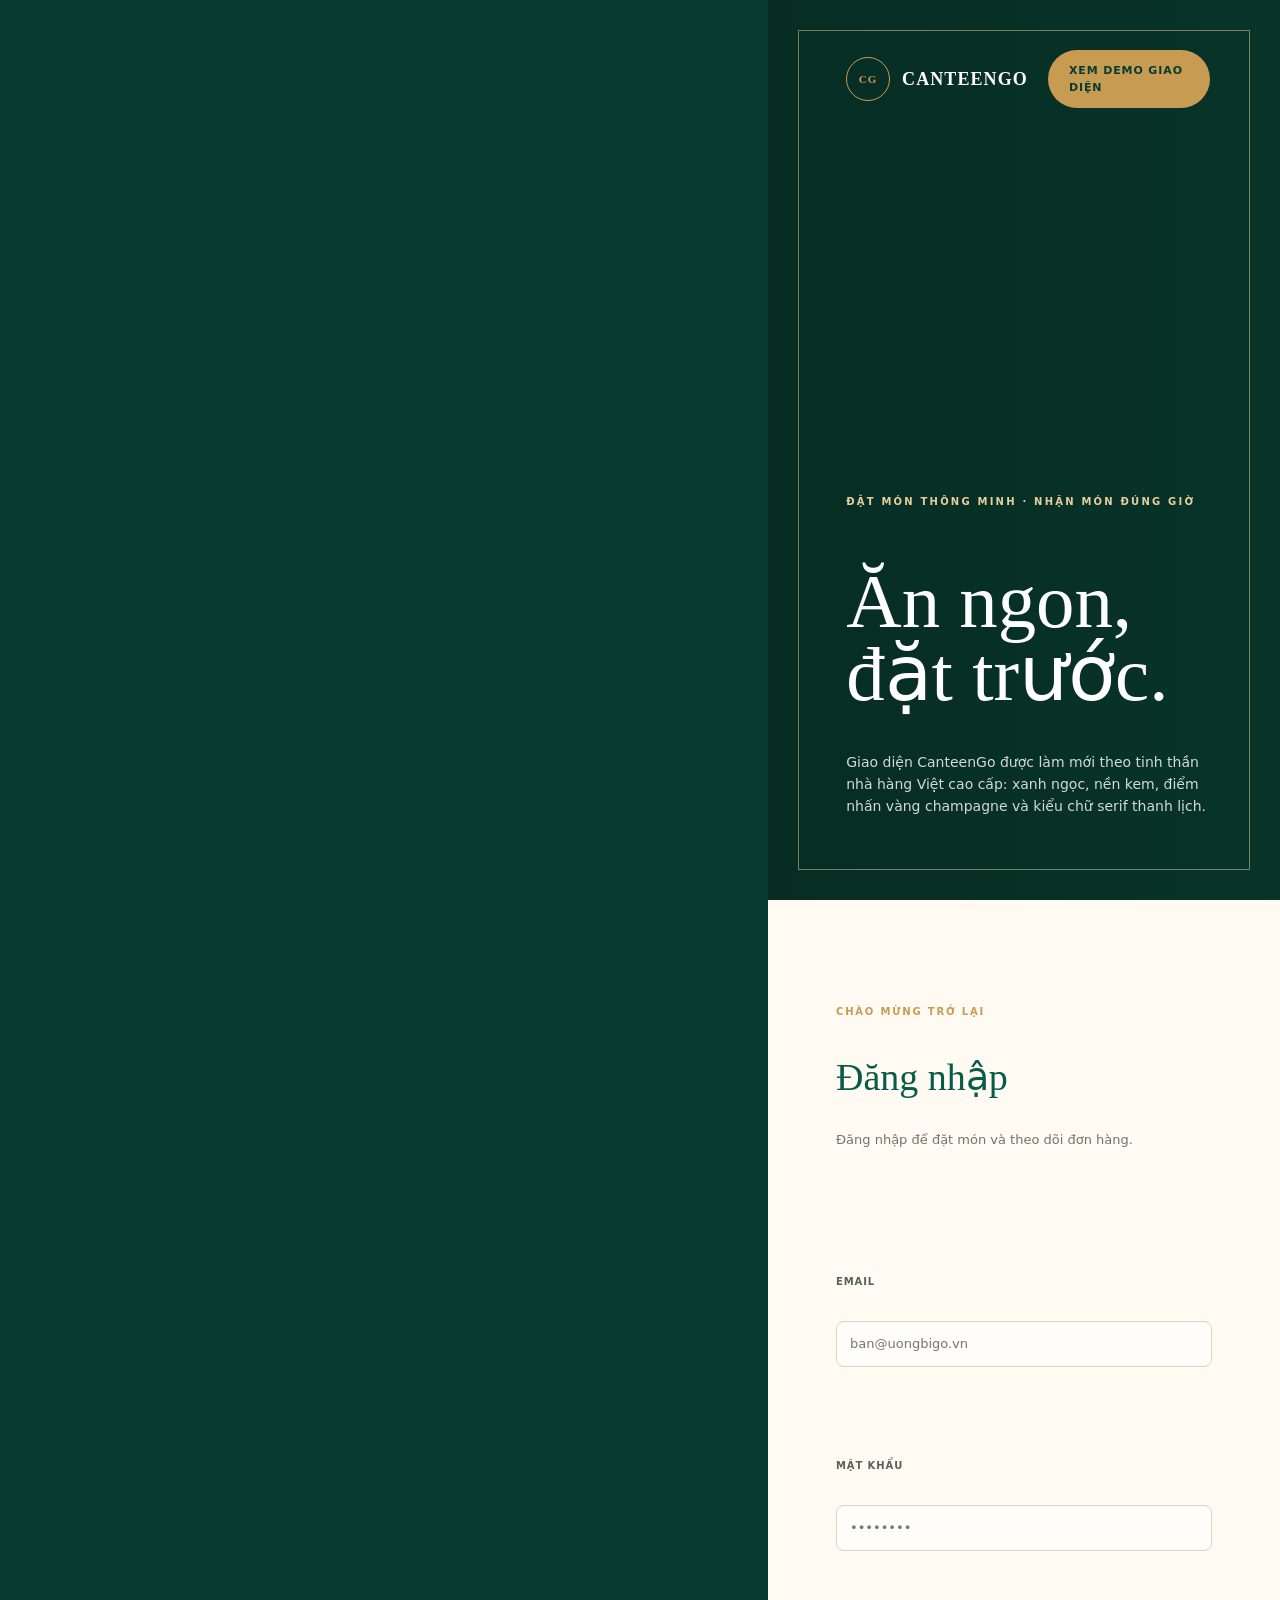
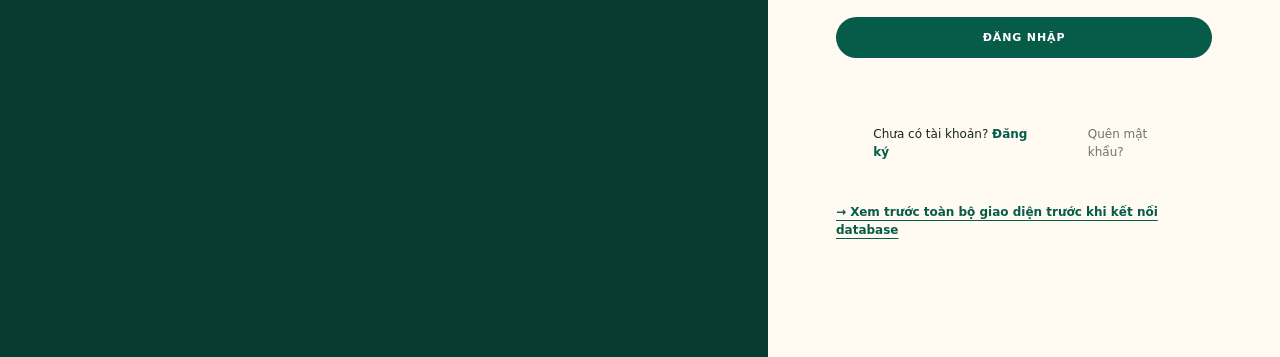
<file: index.html>
<!DOCTYPE html>
<html lang="vi">
<head>
<meta charset="UTF-8" />
<meta name="viewport" content="width=device-width, initial-scale=1.0" />
<title>CanteenGo · Đặt món</title>
<link rel="icon" href="favicon.ico" />
<link rel="stylesheet" href="css/style.css" />
</head>
<body>
<div class="auth-wrap">
  <section class="auth-brand-pane">
    <div style="position:absolute;left:58px;top:50px;right:58px;display:flex;justify-content:space-between;align-items:center;z-index:2;">
      <div class="auth-brand-mark"><span class="seal">CG</span> CANTEENGO</div>
      <a class="btn btn-gold" href="demo.html">Xem demo giao diện</a>
    </div>
    <div class="auth-brand-copy">
      <div class="eyebrow">Đặt món thông minh · Nhận món đúng giờ</div>
      <h1>Ăn ngon,<br/>đặt trước.</h1>
      <p>Giao diện CanteenGo được làm mới theo tinh thần nhà hàng Việt cao cấp: xanh ngọc, nền kem, điểm nhấn vàng champagne và kiểu chữ serif thanh lịch.</p>
    </div>
  </section>

  <section class="auth-form-pane">
    <div class="auth-card">
      <div class="auth-kicker">Chào mừng trở lại</div>
      <h1>Đăng nhập</h1>
      <p class="subtitle">Đăng nhập để đặt món và theo dõi đơn hàng.</p>

      <div id="alertBox"></div>

      <form id="loginForm">
        <div class="field">
          <label>Email</label>
          <input type="email" id="email" required placeholder="ban@uongbigo.vn" autocomplete="email" />
        </div>
        <div class="field">
          <label>Mật khẩu</label>
          <input type="password" id="matKhau" required placeholder="••••••••" autocomplete="current-password" />
        </div>
        <button type="submit" class="btn btn-primary btn-block" id="btnSubmit">Đăng nhập</button>
      </form>

      <div style="display:flex;justify-content:space-between;gap:12px;align-items:center;margin-top:17px;font-size:12px;">
        <span>Chưa có tài khoản? <a href="register.html" style="font-weight:700;">Đăng ký</a></span>
        <a href="#" id="forgotLink" style="color:var(--muted)!important;">Quên mật khẩu?</a>
      </div>

      <a class="demo-link" href="demo.html">→ Xem trước toàn bộ giao diện trước khi kết nối database</a>

      
    </div>
  </section>
</div>

<div id="forgotModal" class="modal-overlay hidden">
  <div class="modal-box">
    <h3>Khôi phục mật khẩu</h3>
    <div class="field">
      <label>Email đã đăng ký</label>
      <input type="email" id="forgotEmail" placeholder="ban@uongbigo.vn" />
    </div>
    <div id="forgotResult"></div>
    <div class="modal-actions">
      <button class="btn btn-outline" id="btnCloseForgot">Đóng</button>
      <button class="btn btn-primary" id="btnSubmitForgot">Gửi yêu cầu</button>
    </div>
  </div>
</div>

<script src="js/api.js"></script>
<script>
  if (Auth.isLoggedIn()) redirectByRole(Auth.getUser()?.vaiTro);

  const alertBox = document.getElementById("alertBox");
  function showAlert(message, type = "error") { alertBox.innerHTML = `<div class="alert alert-${type}">${message}</div>`; }

  document.querySelectorAll(".demo-account").forEach((btn) => {
    btn.addEventListener("click", () => {
      document.getElementById("email").value = btn.dataset.email;
      document.getElementById("matKhau").value = btn.dataset.password;
      showAlert("Đã điền tài khoản demo. Bấm Đăng nhập để thử hệ thống.", "info");
    });
  });

  document.getElementById("loginForm").addEventListener("submit", async (e) => {
    e.preventDefault();
    const btn = document.getElementById("btnSubmit");
    btn.disabled = true; btn.textContent = "Đang xử lý..."; alertBox.innerHTML = "";
    try {
      const res = await apiFetch("/auth/login", {
        method: "POST",
        body: JSON.stringify({
          email: document.getElementById("email").value.trim(),
          matKhau: document.getElementById("matKhau").value,
        })
      });
      Auth.setSession(res.accessToken, res.nguoiDung);
      goTo(res.redirectTo);
    } catch (err) {
      showAlert(err.message || "Sai thông tin đăng nhập");
    } finally {
      btn.disabled = false; btn.textContent = "Đăng nhập";
    }
  });

  const forgotModal = document.getElementById("forgotModal");
  document.getElementById("forgotLink").addEventListener("click", (e) => { e.preventDefault(); document.getElementById("forgotResult").innerHTML = ""; forgotModal.classList.remove("hidden"); });
  document.getElementById("btnCloseForgot").addEventListener("click", () => forgotModal.classList.add("hidden"));
  document.getElementById("btnSubmitForgot").addEventListener("click", async () => {
    const email = document.getElementById("forgotEmail").value.trim(), resultBox = document.getElementById("forgotResult");
    if (!email) return;
    try { const res = await apiFetch("/auth/forgot-password", { method: "POST", body: JSON.stringify({ email }) }); resultBox.innerHTML = `<div class="alert alert-success">${res.message}</div>`; }
    catch (err) { resultBox.innerHTML = `<div class="alert alert-error">${err.message}</div>`; }
  });
</script>
</body>
</html>
</file>
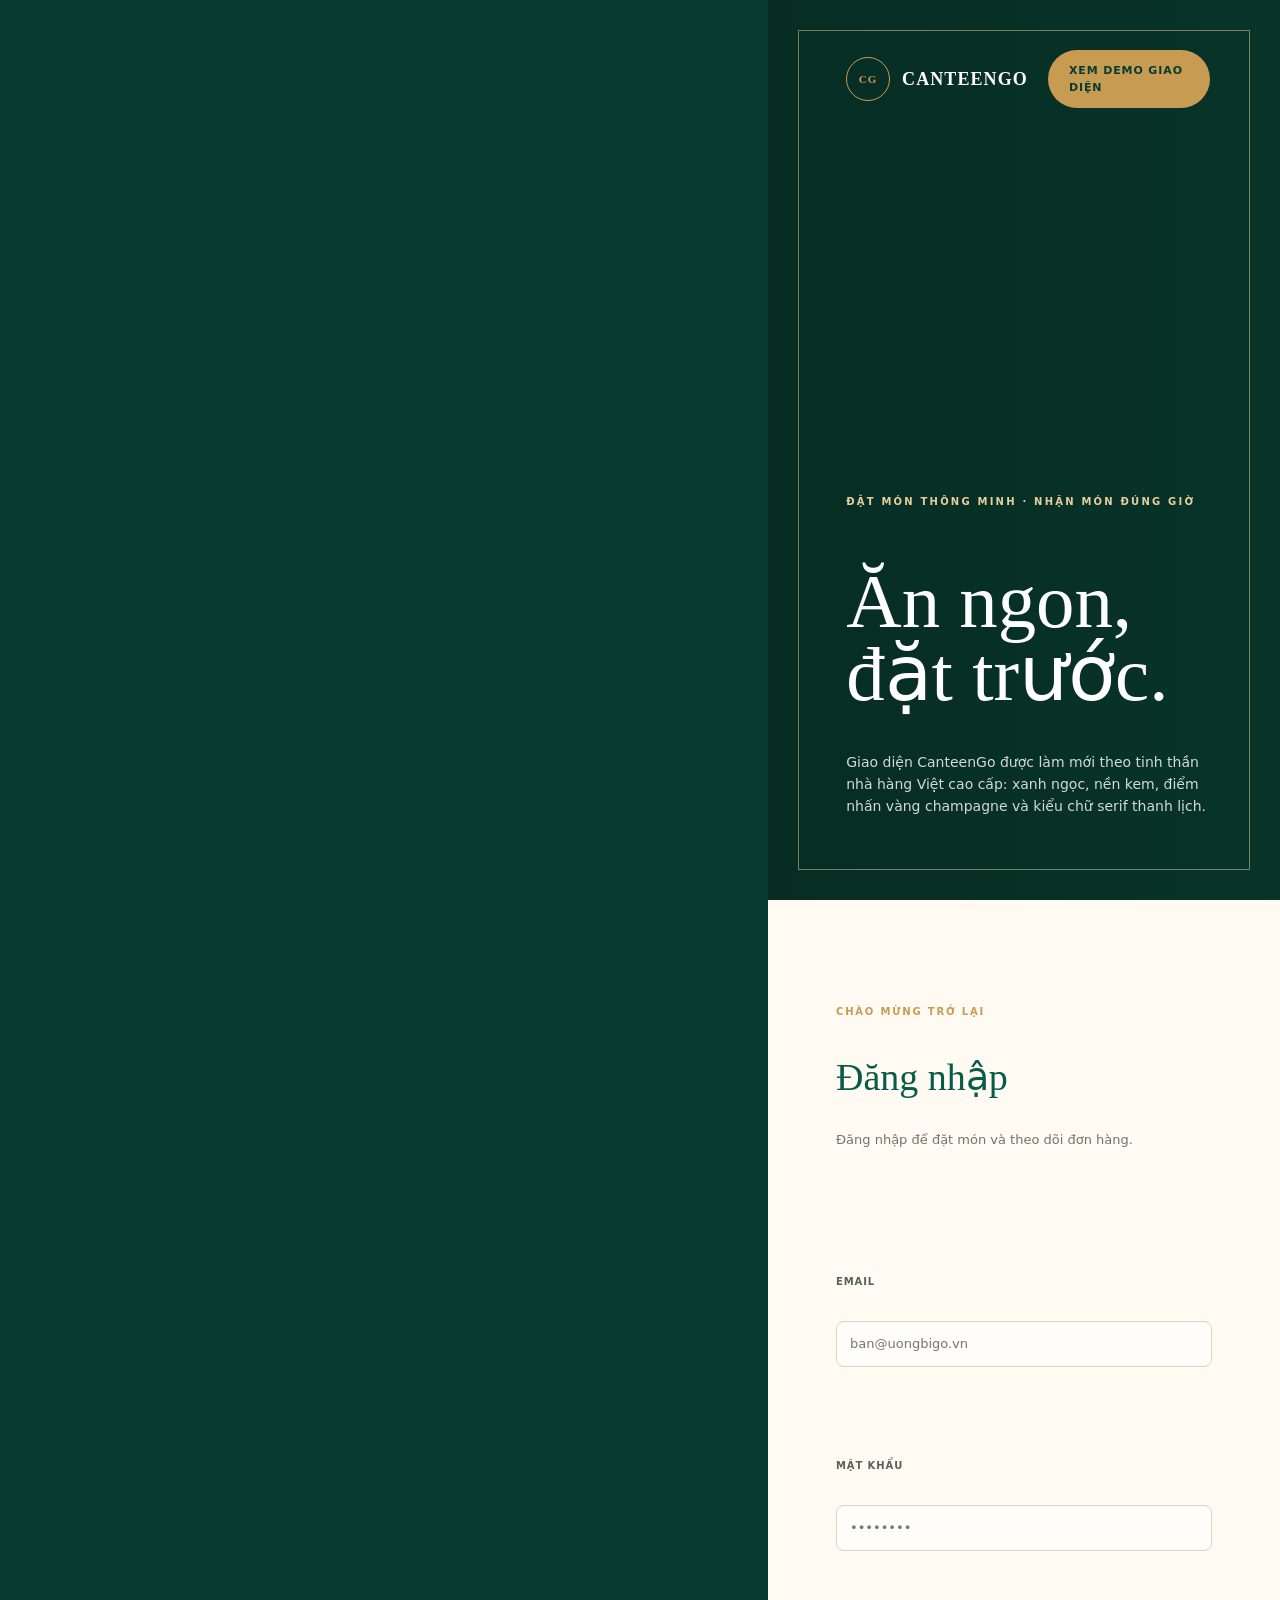
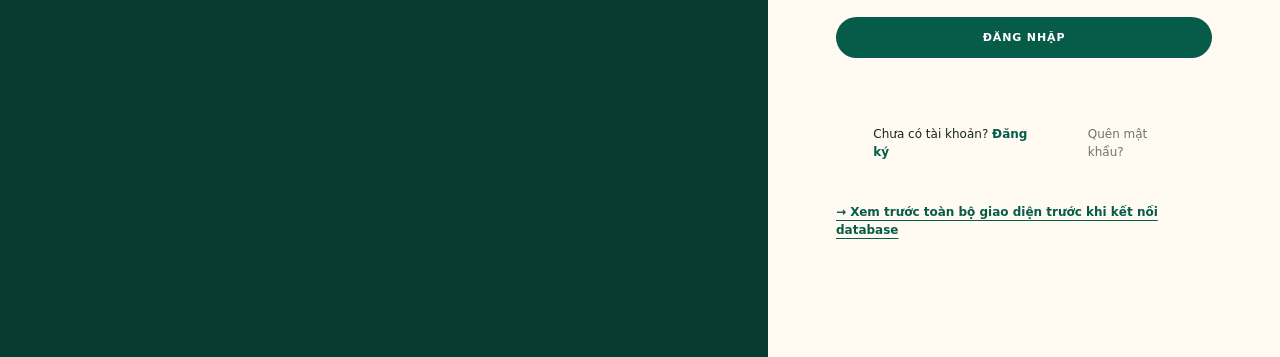
<file: cart.html>
<!DOCTYPE html>
<html lang="vi">
<head>
<meta charset="UTF-8" />
<meta name="viewport" content="width=device-width, initial-scale=1.0" />
<title>Giỏ hàng - Uông Bí GO</title>
<link rel="icon" href="favicon.ico" />
<link rel="stylesheet" href="css/style.css" />
</head>
<body>
<div class="topnav">
  <div class="brand">🍱 Uông Bí GO</div>
  <nav>
    <a href="menu.html">Thực đơn</a>
    <a href="cart.html" class="active">Giỏ hàng <span id="cartBadge" class="badge badge-ok hidden">0</span></a>
    <a href="orders.html">Đơn của tôi</a>
  </nav>
  <div class="userbox">
    <span id="userName"></span>
    <button class="btn btn-outline btn-sm" id="btnLogout">Đăng xuất</button>
  </div>
</div>

<div class="container" style="max-width:720px;">
  <div class="page-title">Giỏ hàng của bạn</div>
  <div id="alertBox"></div>

  <div id="cartList"></div>

  <div id="emptyCart" class="empty-state hidden">
    <div class="icon">🛒</div>
    <div>Giỏ hàng đang trống.</div>
    <a href="menu.html" class="btn btn-primary" style="margin-top:14px;">Xem thực đơn</a>
  </div>

  <div id="checkoutBox" class="section-card hidden">
    <h2>Thông tin nhận món</h2>
    <div class="field">
      <label>Chọn khung giờ nhận món (giờ hoạt động 07:00 - 18:00)</label>
      <input type="time" id="thoiGianNhan" min="07:00" max="18:00" />
    </div>
    <div class="flex-between" style="margin-top:16px; font-size:16px; font-weight:700;">
      <span>Tổng tiền</span>
      <span class="price" id="totalAmount">0đ</span>
    </div>
    <button class="btn btn-primary btn-block" id="btnCheckout" style="margin-top:16px;">Xác nhận đặt hàng</button>
  </div>
</div>

<!-- Modal QR thanh toan -->
<div id="qrModal" class="modal-overlay hidden">
  <div class="modal-box qr-box">
    <h3>Thanh toán đơn hàng</h3>
    <p class="text-muted" id="qrOrderInfo"></p>
    <img id="qrImage" src="" alt="QR thanh toán" />
    <div class="amount" id="qrAmount"></div>
    <div class="countdown" id="qrCountdown"></div>
    <div id="qrResultBox"></div>
    <div class="modal-actions" style="justify-content:center; flex-wrap:wrap;">
      <button class="btn btn-success" id="btnSimulateSuccess">✅ Giả lập thanh toán thành công</button>
      <button class="btn btn-danger" id="btnSimulateFail">❌ Giả lập thất bại</button>
    </div>
    <p style="font-size:11.5px; color:var(--clr-muted); margin-top:14px;">
      * Đây là mock/giả lập cổng thanh toán VietQR/Momo cho môi trường demo.
    </p>
  </div>
</div>

<script src="js/api.js"></script>
<script src="js/cart.js"></script>
<script>
  const user = Auth.requireRole(["ROLE_BUYER"]);
  let paymentTimer = null;
  let currentThanhToan = null;

  if (user) {
    document.getElementById("userName").textContent = user.hoTen;
    document.getElementById("btnLogout").addEventListener("click", () => { Auth.clear(); goTo("index.html"); });
    updateCartBadge();
    renderCart();
  }

  function renderCart() {
    const items = Cart.getItems();
    const list = document.getElementById("cartList");
    const checkoutBox = document.getElementById("checkoutBox");
    document.getElementById("emptyCart").classList.toggle("hidden", items.length > 0);
    checkoutBox.classList.toggle("hidden", items.length === 0);

    if (items.length === 0) { list.innerHTML = ""; return; }

    list.innerHTML = items.map((item) => `
      <div class="section-card" style="display:flex; align-items:center; gap:14px; padding:14px 18px;">
        <div style="flex:1;">
          <div style="font-weight:600;">${item.tenMon}</div>
          <div class="text-muted" style="font-size:13px;">${formatCurrency(item.donGia)} / phần</div>
        </div>
        <input type="number" min="0" value="${item.soLuong}" style="width:64px; padding:6px; border:1px solid var(--clr-border); border-radius:6px;" data-qty="${item.maMon}" />
        <div style="width:100px; text-align:right; font-weight:700;">${formatCurrency(item.donGia * item.soLuong)}</div>
        <button class="btn btn-danger btn-sm" data-remove="${item.maMon}">Xóa</button>
      </div>
    `).join("");

    list.querySelectorAll("[data-qty]").forEach((input) => {
      input.addEventListener("change", () => {
        Cart.updateQty(parseInt(input.dataset.qty, 10), Math.max(0, parseInt(input.value || "0", 10)));
        updateCartBadge();
        renderCart();
      });
    });
    list.querySelectorAll("[data-remove]").forEach((btn) => {
      btn.addEventListener("click", () => {
        Cart.remove(parseInt(btn.dataset.remove, 10));
        updateCartBadge();
        renderCart();
      });
    });

    document.getElementById("totalAmount").textContent = formatCurrency(Cart.totalAmount());
  }

  document.getElementById("btnCheckout").addEventListener("click", async () => {
    const alertBox = document.getElementById("alertBox");
    alertBox.innerHTML = "";
    const timeVal = document.getElementById("thoiGianNhan").value; // "HH:MM"
    if (!timeVal) {
      alertBox.innerHTML = '<div class="alert alert-error">Vui lòng chọn khung giờ nhận món.</div>';
      return;
    }
    const [h, m] = timeVal.split(":").map(Number);
    const now = new Date();
    let pickup = new Date(now.getFullYear(), now.getMonth(), now.getDate(), h, m, 0);
    if (pickup < now) pickup = new Date(pickup.getTime() + 24 * 60 * 60 * 1000); // qua gio hom nay -> tinh cho ngay mai

    const items = Cart.getItems().map((i) => ({ maMon: i.maMon, soLuong: i.soLuong }));
    const btn = document.getElementById("btnCheckout");
    btn.disabled = true;
    btn.textContent = "Đang xử lý...";
    try {
      const donHang = await apiFetch("/donhang", {
        method: "POST",
        body: JSON.stringify({ items, thoiGianNhan: pickup.toISOString() }),
      });
      Cart.clear();
      updateCartBadge();
      await openPaymentModal(donHang.maDonHang, donHang.tongTien);
    } catch (err) {
      alertBox.innerHTML = `<div class="alert alert-error">${err.message}</div>`;
    } finally {
      btn.disabled = false;
      btn.textContent = "Xác nhận đặt hàng";
    }
  });

  async function openPaymentModal(maDonHang, tongTien) {
    const modal = document.getElementById("qrModal");
    document.getElementById("qrResultBox").innerHTML = "";
    document.getElementById("qrOrderInfo").textContent = `Đơn hàng #${maDonHang}`;
    modal.classList.remove("hidden");
    try {
      const thanhToan = await apiFetch(`/thanhtoan/${maDonHang}/qr?phuongThuc=VIETQR`, { method: "POST" });
      currentThanhToan = thanhToan;
      document.getElementById("qrImage").src = thanhToan.qrImageBase64;
      document.getElementById("qrAmount").textContent = formatCurrency(thanhToan.soTien);
      startCountdown(thanhToan.thoiHanThanhToan);
    } catch (err) {
      document.getElementById("qrResultBox").innerHTML = `<div class="alert alert-error">${err.message}</div>`;
    }
  }

  function startCountdown(expiryIso) {
    clearInterval(paymentTimer);
    const expiry = new Date(expiryIso).getTime();
    const el = document.getElementById("qrCountdown");
    function tick() {
      const diff = Math.max(0, Math.floor((expiry - Date.now()) / 1000));
      const mm = String(Math.floor(diff / 60)).padStart(2, "0");
      const ss = String(diff % 60).padStart(2, "0");
      el.textContent = diff > 0 ? `QR hết hạn sau ${mm}:${ss}` : "QR đã hết hạn - đơn hàng sẽ tự động bị hủy";
      if (diff <= 0) clearInterval(paymentTimer);
    }
    tick();
    paymentTimer = setInterval(tick, 1000);
  }

  async function guiKetQuaThanhToan(ketQua) {
    if (!currentThanhToan) return;
    const resultBox = document.getElementById("qrResultBox");
    try {
      const donHang = await apiFetch("/thanhtoan/webhook", {
        method: "POST",
        body: JSON.stringify({ maDonHang: currentThanhToan.maDonHang, maQr: currentThanhToan.maQr, ketQua }),
      });
      clearInterval(paymentTimer);
      if (donHang.trangThai === "DA_THANH_TOAN") {
        resultBox.innerHTML = `<div class="alert alert-success">Thanh toán thành công! Mã đơn của bạn: <b>${donHang.maDonRutGon}</b></div>`;
        setTimeout(() => (goTo("orders.html")), 1500);
      } else {
        resultBox.innerHTML = '<div class="alert alert-error">Thanh toán thất bại. Bạn có thể thử lại.</div>';
      }
    } catch (err) {
      resultBox.innerHTML = `<div class="alert alert-error">${err.message}</div>`;
    }
  }

  document.getElementById("btnSimulateSuccess").addEventListener("click", () => guiKetQuaThanhToan("THANH_CONG"));
  document.getElementById("btnSimulateFail").addEventListener("click", () => guiKetQuaThanhToan("THAT_BAI"));
</script>
</body>
</html>
</file>
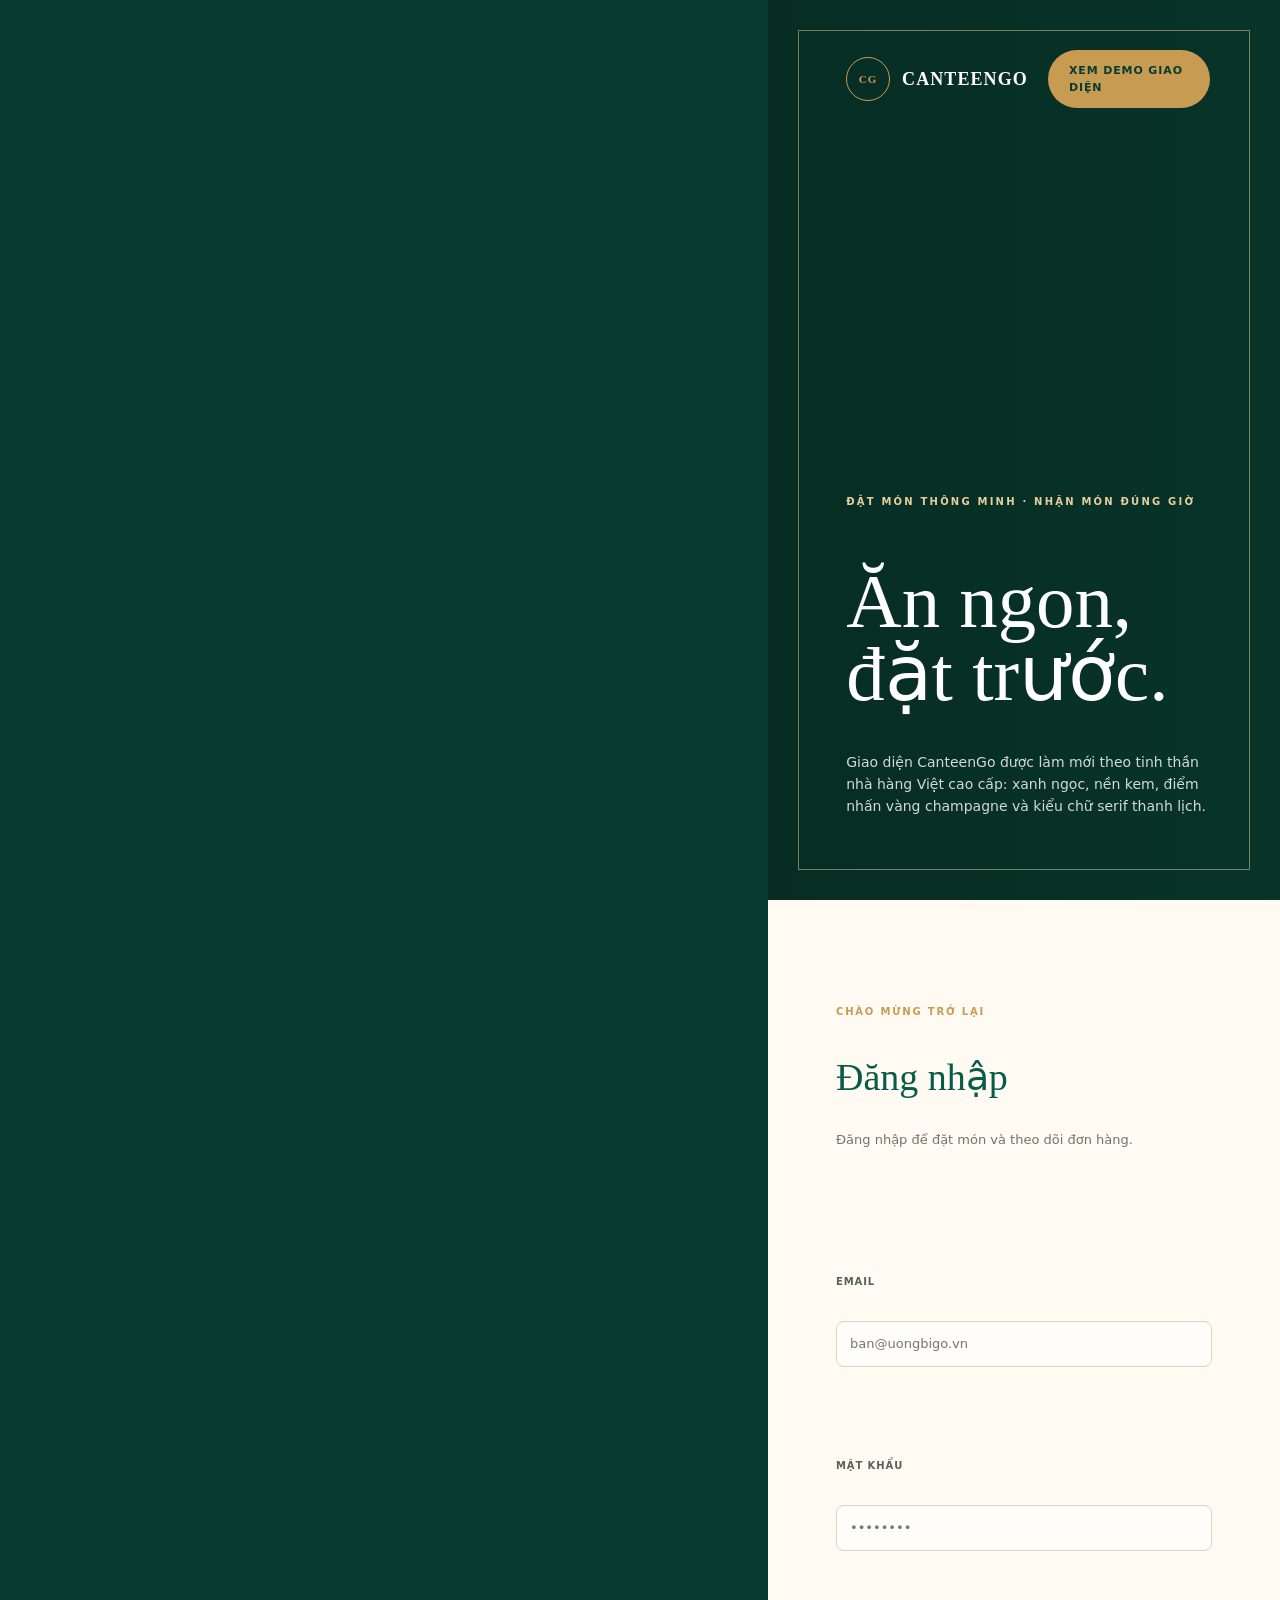
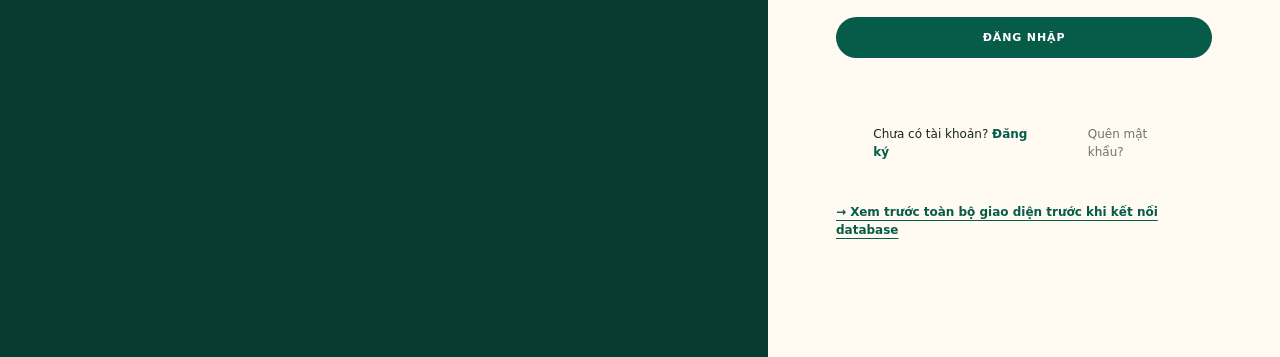
<file: kds.html>
<!DOCTYPE html>
<html lang="vi">
<head>
<meta charset="UTF-8" />
<meta name="viewport" content="width=device-width, initial-scale=1.0" />
<title>KDS - Uông Bí GO</title>
<link rel="icon" href="favicon.ico" />
<link rel="stylesheet" href="css/style.css" />
</head>
<body>
<div class="topnav">
  <div class="brand">👨‍🍳 Uông Bí GO - KDS</div>
  <nav>
    <a href="kds.html" class="active">Màn hình bếp</a>
  </nav>
  <div class="userbox">
    <span id="userName"></span>
    <span class="role-badge">Nhân viên bếp</span>
    <button class="btn btn-outline btn-sm" id="btnLogout">Đăng xuất</button>
  </div>
</div>

<div class="container">
  <div class="flex-between">
    <div>
      <div class="page-title" style="margin-bottom:2px;">Đơn hàng cần chuẩn bị</div>
      <p class="page-subtitle" style="margin-top:0;">Tự động làm mới mỗi 5 giây, kể cả sau khi mất mạng.</p>
    </div>
    <button class="btn btn-outline" id="btnToggleMenu">🍜 Quản lý nhanh Còn/Hết hàng</button>
  </div>

  <div id="alertBox"></div>
  <div id="ordersGrid" class="menu-grid" style="grid-template-columns: repeat(auto-fill, minmax(280px,1fr));"></div>
  <div id="emptyState" class="empty-state hidden">
    <div class="icon">✅</div>
    <div>Hiện không có đơn nào cần chuẩn bị.</div>
  </div>
</div>

<!-- Modal quan ly nhanh Con/Het hang -->
<div id="menuModal" class="modal-overlay hidden">
  <div class="modal-box" style="max-width:520px;">
    <h3>Quản lý nhanh trạng thái món</h3>
    <div id="menuToggleList" style="max-height:400px; overflow-y:auto;"></div>
    <div class="modal-actions">
      <button class="btn btn-outline" id="btnCloseMenuModal">Đóng</button>
    </div>
  </div>
</div>

<script src="js/api.js"></script>
<script>
  const user = Auth.requireRole(["ROLE_STAFF", "ROLE_ADMIN"]);
  if (user) {
    document.getElementById("userName").textContent = user.hoTen;
    document.getElementById("btnLogout").addEventListener("click", () => { Auth.clear(); goTo("index.html"); });
    loadOrders();
    setInterval(loadOrders, 5000);
    window.addEventListener("ubg:reconnected", loadOrders);
  }

  const NEXT_ACTION = {
    DA_THANH_TOAN: { label: "Bắt đầu chuẩn bị", next: "DANG_CHUAN_BI" },
    DANG_CHUAN_BI: { label: "Sẵn sàng nhận", next: "SAN_SANG_NHAN" },
    SAN_SANG_NHAN: { label: "Hoàn thành (đã giao khách)", next: "HOAN_THANH" },
  };

  async function loadOrders() {
    try {
      const orders = await apiFetch("/kds/orders");
      const grid = document.getElementById("ordersGrid");
      document.getElementById("emptyState").classList.toggle("hidden", orders.length > 0);
      grid.innerHTML = orders.map(renderOrderCard).join("");
      grid.querySelectorAll("[data-advance]").forEach((btn) => {
        btn.addEventListener("click", () => advanceOrder(btn.dataset.advance, btn.dataset.next));
      });
    } catch (err) {
      document.getElementById("alertBox").innerHTML = `<div class="alert alert-error">${err.message}</div>`;
    }
  }

  function renderOrderCard(donHang) {
    const items = donHang.chiTietDonHangs.map((ct) => `<li>${ct.tenMon} <b>x${ct.soLuong}</b></li>`).join("");
    const action = NEXT_ACTION[donHang.trangThai];
    return `
      <div class="section-card" style="margin-bottom:0;">
        <div class="flex-between">
          <div style="font-weight:700;">${donHang.maDonRutGon || "#" + donHang.maDonHang}</div>
          ${statusPillHtml(donHang.trangThai)}
        </div>
        <div class="text-muted" style="font-size:12px; margin:4px 0 8px;">Nhận lúc ${formatDateTime(donHang.thoiGianNhan)}</div>
        <ul style="margin:0 0 12px; padding-left:18px; font-size:13.5px;">${items}</ul>
        ${action ? `<button class="btn btn-primary btn-block" data-advance="${donHang.maDonHang}" data-next="${action.next}">${action.label}</button>` : ""}
      </div>
    `;
  }

  async function advanceOrder(maDonHang, trangThaiMoi) {
    try {
      await apiFetch(`/kds/orders/${maDonHang}/status`, {
        method: "PATCH",
        body: JSON.stringify({ trangThaiMoi }),
      });
      loadOrders();
    } catch (err) {
      alert(err.message);
    }
  }

  // ---------- Modal quan ly nhanh Con/Het hang (US16) ----------
  const menuModal = document.getElementById("menuModal");
  document.getElementById("btnToggleMenu").addEventListener("click", async () => {
    menuModal.classList.remove("hidden");
    await loadMenuToggleList();
  });
  document.getElementById("btnCloseMenuModal").addEventListener("click", () => menuModal.classList.add("hidden"));

  async function loadMenuToggleList() {
    const box = document.getElementById("menuToggleList");
    box.innerHTML = "Đang tải...";
    try {
      const items = await apiFetch("/menu");
      box.innerHTML = items.map((mon) => `
        <div class="flex-between" style="padding:10px 0; border-bottom:1px solid var(--clr-border);">
          <span>${mon.tenMon}</span>
          <button class="toggle-switch ${mon.trangThai === "CON_HANG" ? "on" : ""}" data-toggle="${mon.maMon}"></button>
        </div>
      `).join("");
      box.querySelectorAll("[data-toggle]").forEach((btn) => {
        btn.addEventListener("click", async () => {
          try {
            await apiFetch(`/kds/mon/${btn.dataset.toggle}/toggle`, { method: "PATCH" });
            btn.classList.toggle("on");
          } catch (err) { alert(err.message); }
        });
      });
    } catch (err) {
      box.innerHTML = `<div class="alert alert-error">${err.message}</div>`;
    }
  }
</script>
</body>
</html>
</file>
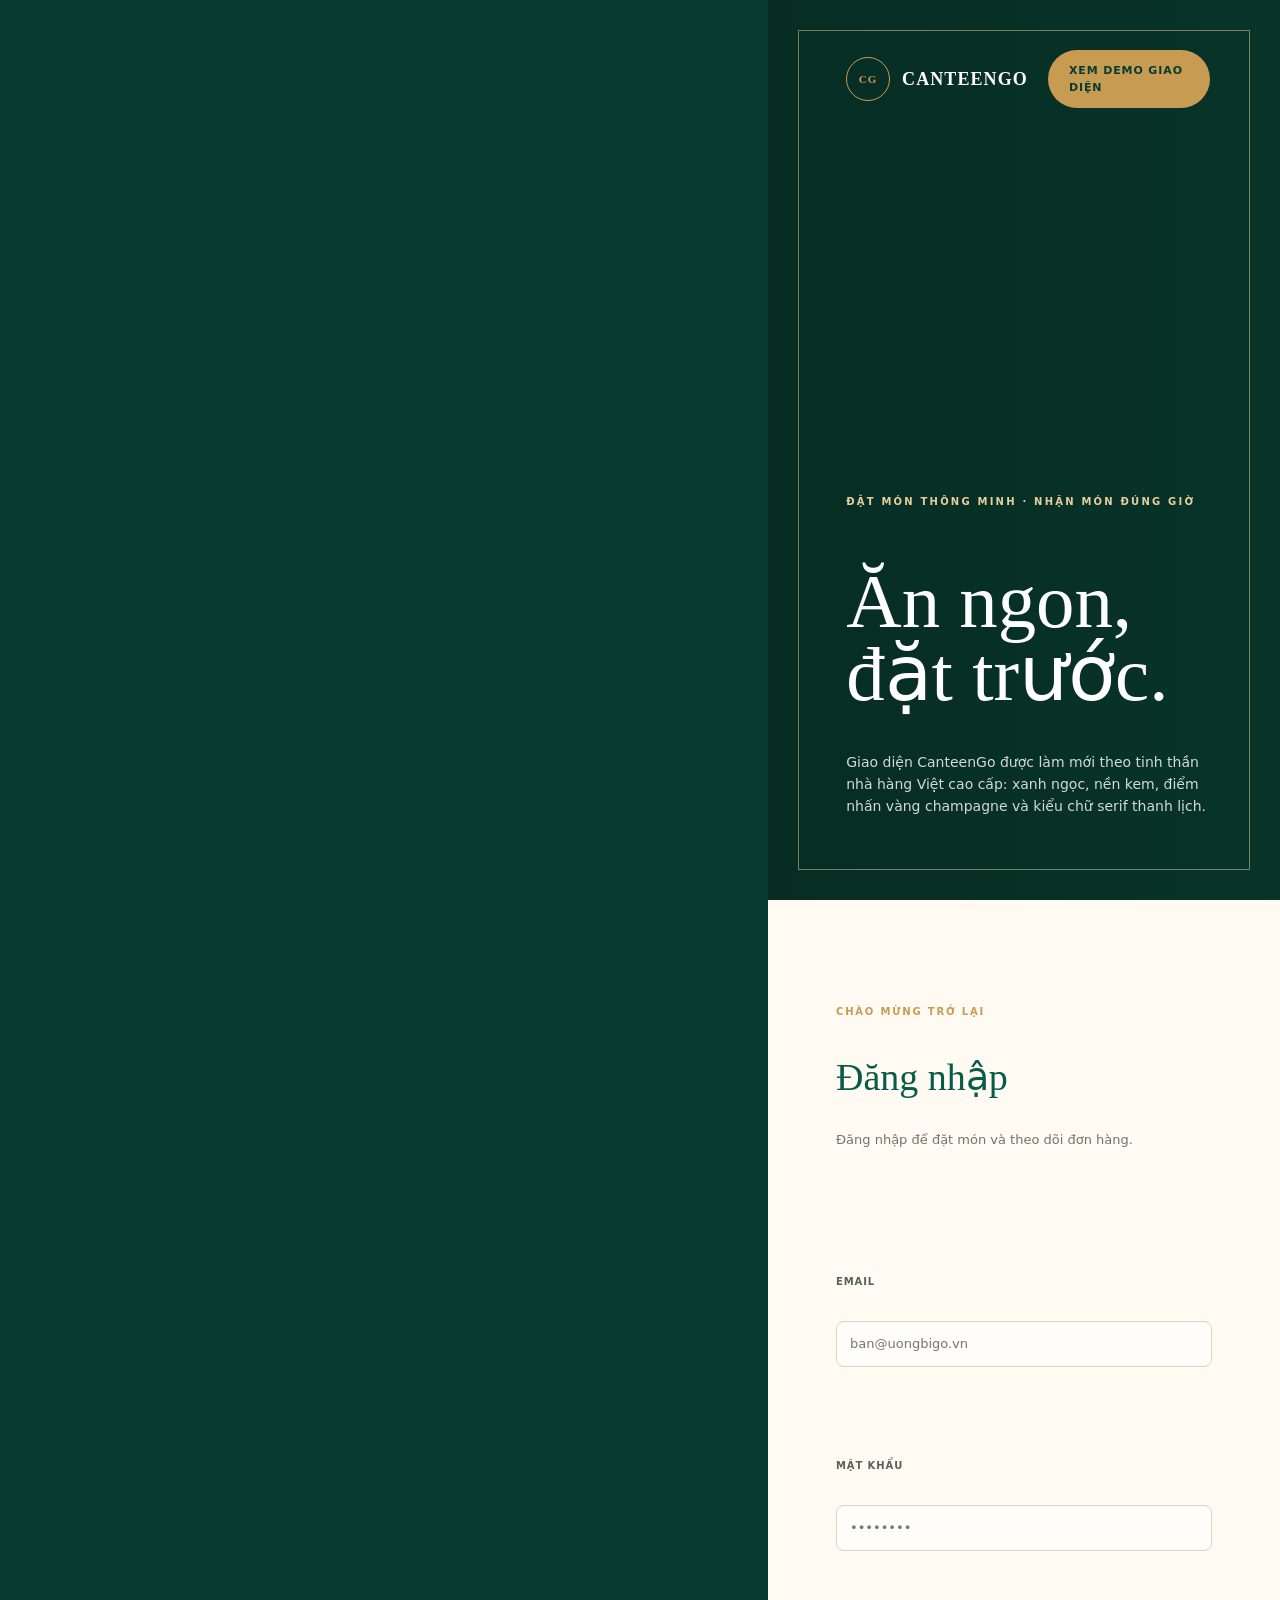
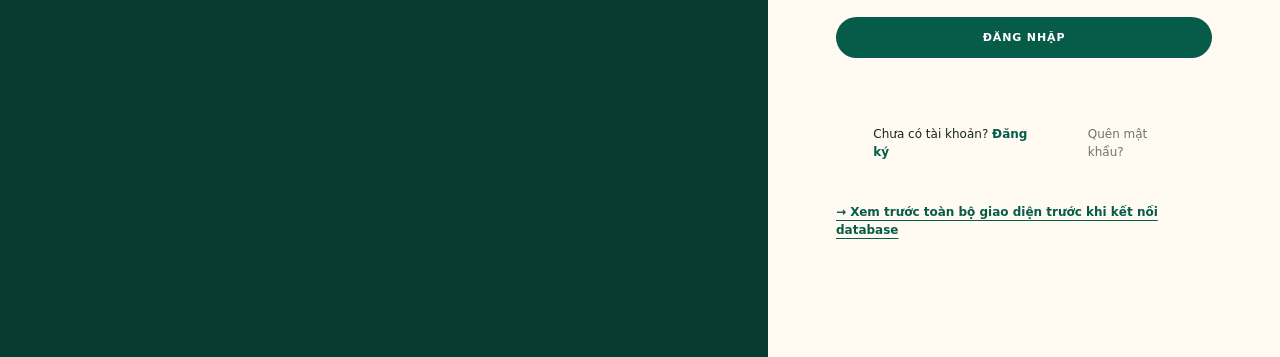
<file: menu.html>
<!DOCTYPE html>
<html lang="vi">
<head>
<meta charset="UTF-8" />
<meta name="viewport" content="width=device-width, initial-scale=1.0" />
<title>Thực đơn - Uông Bí GO</title>
<link rel="icon" href="favicon.ico" />
<link rel="stylesheet" href="css/style.css" />
</head>
<body>
<div class="topnav">
  <div class="brand">🍱 Uông Bí GO</div>
  <nav>
    <a href="menu.html" class="active">Thực đơn</a>
    <a href="cart.html">Giỏ hàng <span id="cartBadge" class="badge badge-ok hidden">0</span></a>
    <a href="orders.html">Đơn của tôi</a>
  </nav>
  <div class="userbox">
    <span id="userName"></span>
    <span class="role-badge">Sinh viên</span>
    <button class="btn btn-outline btn-sm" id="btnLogout">Đăng xuất</button>
  </div>
</div>

<div class="container">
  <div class="page-title">Thực đơn hôm nay</div>
  <p class="page-subtitle">Chọn món yêu thích và thêm vào giỏ hàng. Món đã hết sẽ không thể chọn.</p>
  <div id="alertBox"></div>
  <div class="menu-grid" id="menuGrid"></div>
  <div id="emptyState" class="empty-state hidden">
    <div class="icon">🍽️</div>
    <div>Chưa có món ăn nào trong thực đơn.</div>
  </div>
</div>

<script src="js/api.js"></script>
<script src="js/cart.js"></script>
<script>
  const user = Auth.requireRole(["ROLE_BUYER"]);
  if (user) {
    document.getElementById("userName").textContent = user.hoTen;
    document.getElementById("btnLogout").addEventListener("click", () => { Auth.clear(); goTo("index.html"); });
    updateCartBadge();
    loadMenu();
  }

  const foodEmoji = ["🍚","🍜","🍲","🥘","🍛","🍝","🍣","🥗","🍤","🍢","🌮","🥪"];
  function emojiFor(id) { return foodEmoji[id % foodEmoji.length]; }

  async function loadMenu() {
    const grid = document.getElementById("menuGrid");
    const alertBox = document.getElementById("alertBox");
    try {
      const items = await apiFetch("/menu");
      grid.innerHTML = "";
      document.getElementById("emptyState").classList.toggle("hidden", items.length > 0);
      items.forEach((mon) => grid.appendChild(renderCard(mon)));
    } catch (err) {
      alertBox.innerHTML = `<div class="alert alert-error">${err.message || "Không tải được thực đơn"}</div>`;
    }
  }

  function renderCard(mon) {
    const outOfStock = mon.trangThai === "HET_HANG";
    const card = document.createElement("div");
    card.className = "food-card" + (outOfStock ? " out-of-stock" : "");
    card.innerHTML = `
      <div class="thumb">${mon.hinhAnh ? `<img src="${mon.hinhAnh}" alt="${mon.tenMon}"/>` : emojiFor(mon.maMon)}</div>
      <div class="body">
        <div class="flex-between">
          <h3>${mon.tenMon}</h3>
          ${outOfStock ? '<span class="badge badge-out">HẾT HÀNG</span>' : '<span class="badge badge-ok">Còn hàng</span>'}
        </div>
        <div class="desc">${mon.moTa || ""}</div>
        <div class="price">${formatCurrency(mon.donGia)}</div>
        ${outOfStock
          ? '<button class="btn btn-outline btn-block" disabled>Hết hàng</button>'
          : `<div class="qty-row">
               <input type="number" min="1" value="1" id="qty-${mon.maMon}" />
               <button class="btn btn-primary" style="flex:1" data-add="${mon.maMon}">Thêm vào giỏ</button>
             </div>`
        }
      </div>
    `;
    if (!outOfStock) {
      card.querySelector("[data-add]").addEventListener("click", () => {
        const qtyInput = document.getElementById(`qty-${mon.maMon}`);
        const soLuong = Math.max(1, parseInt(qtyInput.value || "1", 10));
        Cart.add(mon, soLuong);
        updateCartBadge();
        qtyInput.value = 1;
      });
    }
    return card;
  }

  // Risk #5 - Khi mang ket noi lai, tu dong lam moi thuc don de dong bo trang thai moi nhat
  window.addEventListener("ubg:reconnected", loadMenu);
</script>
</body>
</html>
</file>
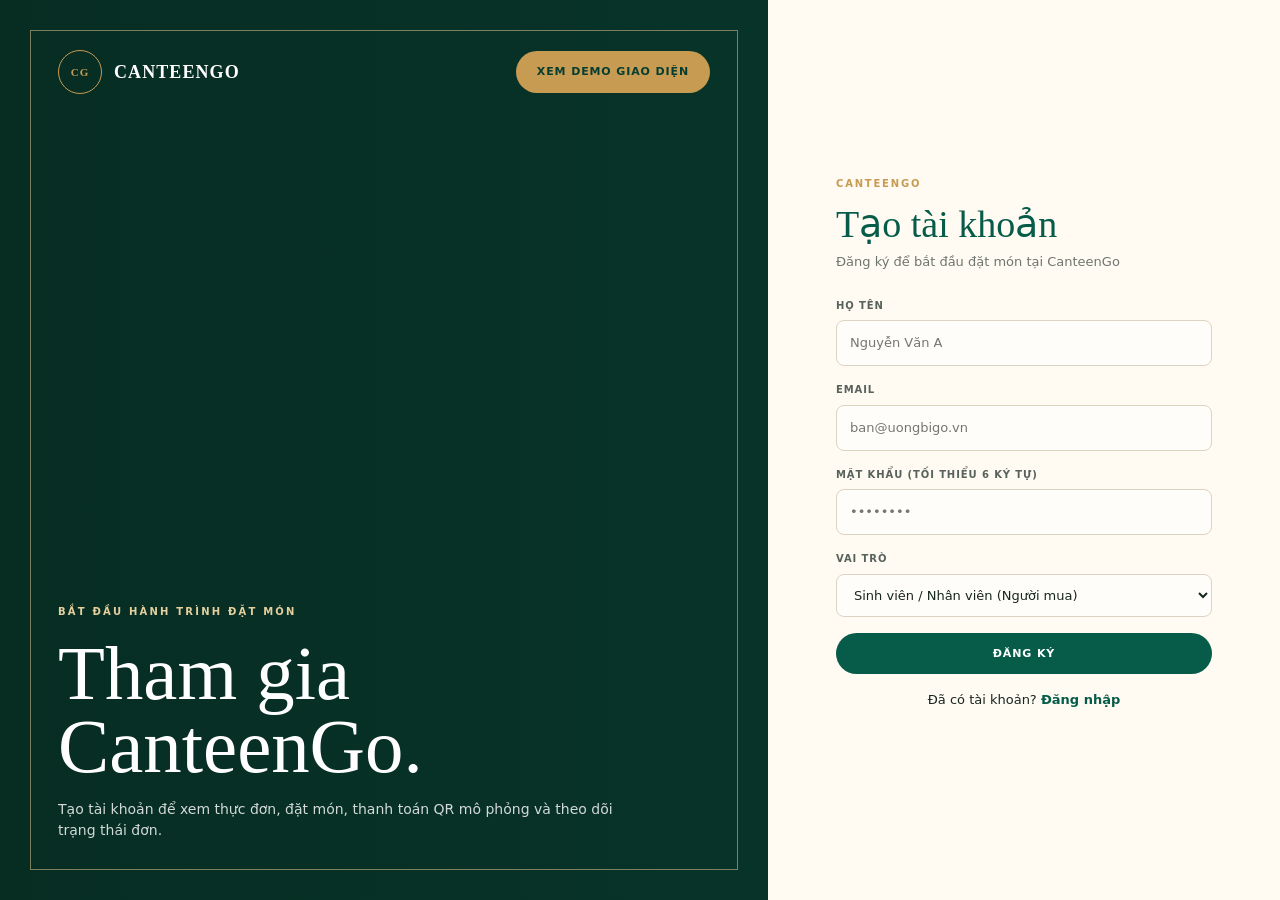
<file: register.html>
<!DOCTYPE html>
<html lang="vi">
<head>
<meta charset="UTF-8" />
<meta name="viewport" content="width=device-width, initial-scale=1.0" />
<title>Đăng ký - CanteenGo</title>
<link rel="icon" href="favicon.ico" />
<link rel="stylesheet" href="css/style.css" />
</head>
<body>
<div class="auth-wrap">
  <section class="auth-brand-pane">
    <div style="position:absolute;left:58px;top:50px;right:58px;display:flex;justify-content:space-between;align-items:center;z-index:2;"><div class="auth-brand-mark"><span class="seal">CG</span> CANTEENGO</div><a class="btn btn-gold" href="demo.html">Xem demo giao diện</a></div>
    <div class="auth-brand-copy"><div class="eyebrow">Bắt đầu hành trình đặt món</div><h1>Tham gia<br/>CanteenGo.</h1><p>Tạo tài khoản để xem thực đơn, đặt món, thanh toán QR mô phỏng và theo dõi trạng thái đơn.</p></div>
  </section>
  <section class="auth-form-pane">
  <div class="auth-card">
    <div class="auth-kicker">CanteenGo</div><h1>Tạo tài khoản</h1>
    <p class="subtitle">Đăng ký để bắt đầu đặt món tại CanteenGo</p>

    <div id="alertBox"></div>

    <form id="registerForm">
      <div class="field">
        <label>Họ tên</label>
        <input type="text" id="hoTen" required placeholder="Nguyễn Văn A" />
      </div>
      <div class="field">
        <label>Email</label>
        <input type="email" id="email" required placeholder="ban@uongbigo.vn" />
      </div>
      <div class="field">
        <label>Mật khẩu (tối thiểu 6 ký tự)</label>
        <input type="password" id="matKhau" required minlength="6" placeholder="••••••••" />
      </div>
      <div class="field">
        <label>Vai trò</label>
        <select id="vaiTro">
          <option value="ROLE_BUYER">Sinh viên / Nhân viên (Người mua)</option>
          <option value="ROLE_STAFF">Nhân viên Canteen (KDS)</option>
        </select>
      </div>
      <button type="submit" class="btn btn-primary btn-block" id="btnSubmit">Đăng ký</button>
    </form>

    <p style="text-align:center; margin: 16px 0 0; font-size:13px;">
      Đã có tài khoản? <a href="index.html" style="color:var(--clr-primary-dark); font-weight:600;">Đăng nhập</a>
    </p>
  </div>
  </section>
</div>

<script src="js/api.js"></script>
<script>
  const alertBox = document.getElementById("alertBox");
  document.getElementById("registerForm").addEventListener("submit", async (e) => {
    e.preventDefault();
    const btn = document.getElementById("btnSubmit");
    btn.disabled = true;
    alertBox.innerHTML = "";
    try {
      const payload = {
        hoTen: document.getElementById("hoTen").value.trim(),
        email: document.getElementById("email").value.trim(),
        matKhau: document.getElementById("matKhau").value,
        vaiTro: document.getElementById("vaiTro").value,
      };
      await apiFetch("/auth/register", { method: "POST", body: JSON.stringify(payload) });
      alertBox.innerHTML = '<div class="alert alert-success">Đăng ký thành công! Đang chuyển đến trang đăng nhập...</div>';
      setTimeout(() => (goTo("index.html")), 1200);
    } catch (err) {
      alertBox.innerHTML = `<div class="alert alert-error">${err.message}</div>`;
      btn.disabled = false;
    }
  });
</script>
</body>
</html>
</file>
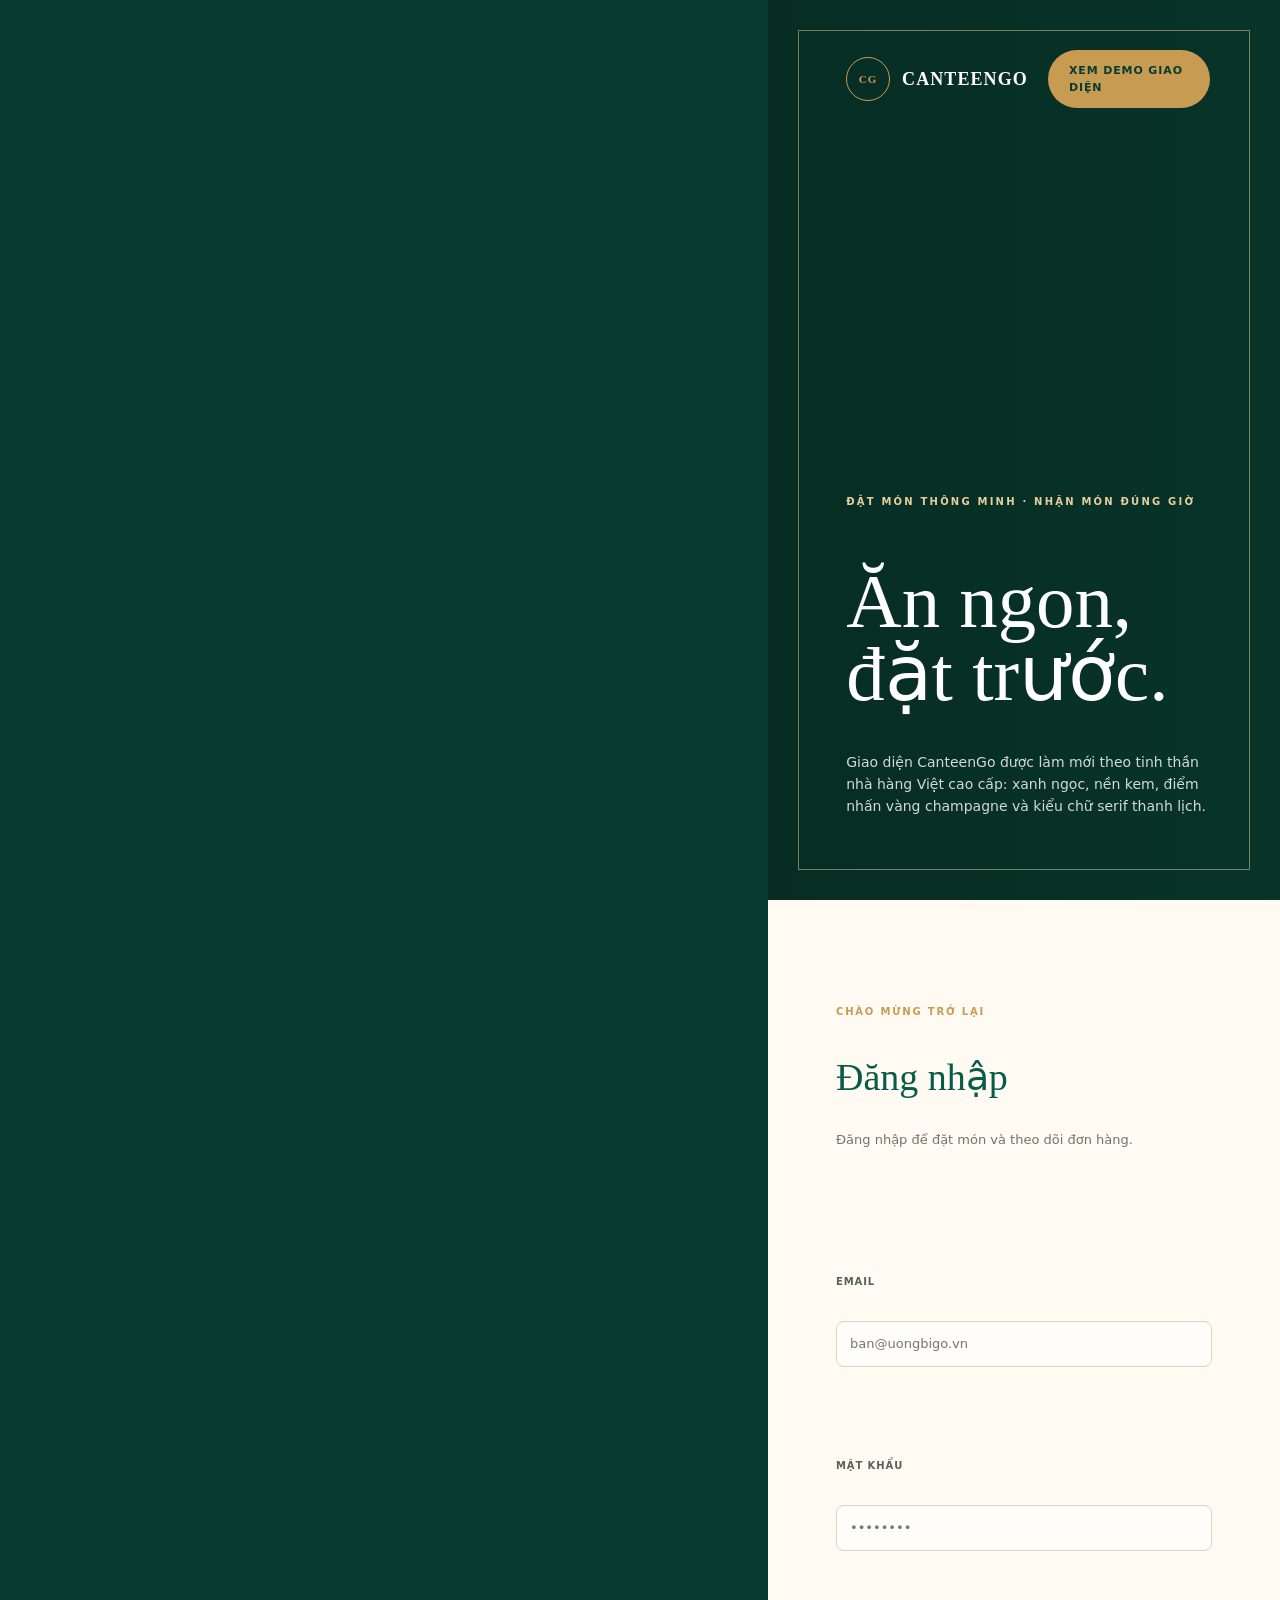
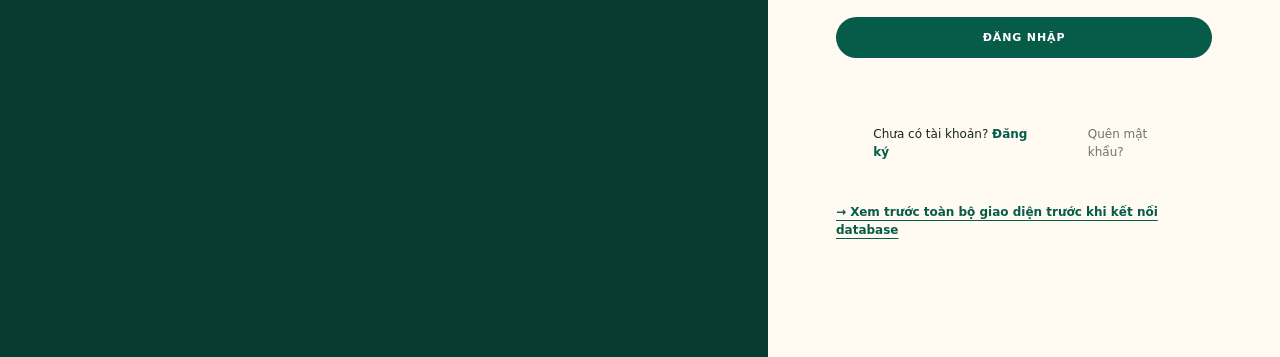
<file: admin/dashboard.html>
<!DOCTYPE html>
<html lang="vi">
<head>
<meta charset="UTF-8" />
<meta name="viewport" content="width=device-width, initial-scale=1.0" />
<title>Admin Dashboard - Uông Bí GO</title>
<link rel="icon" href="../favicon.ico" />
<link rel="stylesheet" href="../css/style.css" />
</head>
<body>
<div class="admin-layout">
  <div class="admin-sidebar">
    <div class="brand">🍱 Uông Bí GO</div>
    <nav>
      <a href="dashboard.html" class="active">📊 Tổng quan</a>
      <a href="menu-management.html">🍜 Quản lý Menu</a>
      <a href="orders.html">🧾 Quản lý Đơn hàng</a>
    </nav>
    <div class="logout-box">
      <div style="font-size:13px; margin-bottom:10px;" id="userName"></div>
      <button class="btn btn-outline btn-sm btn-block" id="btnLogout">Đăng xuất</button>
    </div>
  </div>

  <div class="admin-main">
    <div class="admin-topbar">
      <div class="page-title" style="margin:0;">Tổng quan hoạt động</div>
    </div>
    <div id="alertBox"></div>

    <div class="stat-cards">
      <div class="stat-card accent">
        <div class="label">Tổng doanh thu</div>
        <div class="value" id="statDoanhThu">--</div>
      </div>
      <div class="stat-card">
        <div class="label">Đơn hoàn thành</div>
        <div class="value" id="statDonHoanThanh">--</div>
      </div>
      <div class="stat-card">
        <div class="label">Tổng số đơn</div>
        <div class="value" id="statTongDon">--</div>
      </div>
      <div class="stat-card">
        <div class="label">Món đang bán</div>
        <div class="value" id="statMonDangBan">--</div>
      </div>
      <div class="stat-card">
        <div class="label">Món hết hàng</div>
        <div class="value" id="statMonHetHang">--</div>
      </div>
    </div>

    <div class="section-card">
      <h2>Phân bố trạng thái đơn hàng</h2>
      <div id="chartBox"></div>
    </div>

    <div class="section-card">
      <h2>Đơn hàng gần đây</h2>
      <div class="table-wrap">
        <table class="data-table">
          <thead><tr><th>Mã đơn</th><th>Ngày đặt</th><th>Tổng tiền</th><th>Trạng thái</th></tr></thead>
          <tbody id="recentOrdersBody"></tbody>
        </table>
      </div>
    </div>
  </div>
</div>

<script src="../js/api.js"></script>
<script>
  const user = Auth.requireRole(["ROLE_ADMIN"]);
  if (user) {
    document.getElementById("userName").textContent = user.hoTen;
    document.getElementById("btnLogout").addEventListener("click", () => { Auth.clear(); goTo("../index.html"); });
    loadDashboard();
  }

  const STATUS_COLORS = {
    CHO_THANH_TOAN: "#ca8a04", DA_THANH_TOAN: "#1d4ed8", DANG_CHUAN_BI: "#6d28d9",
    SAN_SANG_NHAN: "#0e7490", HOAN_THANH: "#16a34a", DA_HUY: "#dc2626",
  };

  async function loadDashboard() {
    const alertBox = document.getElementById("alertBox");
    try {
      const [thongKe, donHangs] = await Promise.all([
        apiFetch("/admin/thong-ke"),
        apiFetch("/admin/don-hang"),
      ]);

      document.getElementById("statDoanhThu").textContent = formatCurrency(thongKe.tongDoanhThu);
      document.getElementById("statDonHoanThanh").textContent = thongKe.tongSoDonHoanThanh;
      document.getElementById("statTongDon").textContent = thongKe.tongSoDonTatCa;
      document.getElementById("statMonDangBan").textContent = thongKe.soMonDangBan;
      document.getElementById("statMonHetHang").textContent = thongKe.soMonHetHang;

      renderChart(donHangs);

      const tbody = document.getElementById("recentOrdersBody");
      tbody.innerHTML = donHangs.slice(0, 8).map((d) => `
        <tr>
          <td>${d.maDonRutGon || "#" + d.maDonHang}</td>
          <td>${formatDateTime(d.ngayDat)}</td>
          <td>${formatCurrency(d.tongTien)}</td>
          <td>${statusPillHtml(d.trangThai)}</td>
        </tr>
      `).join("") || `<tr><td colspan="4" class="text-muted">Chưa có đơn hàng nào</td></tr>`;
    } catch (err) {
      alertBox.innerHTML = `<div class="alert alert-error">${err.message}</div>`;
    }
  }

  function renderChart(donHangs) {
    const counts = {};
    donHangs.forEach((d) => { counts[d.trangThai] = (counts[d.trangThai] || 0) + 1; });
    const entries = Object.entries(counts);
    const max = Math.max(1, ...entries.map(([, c]) => c));
    const barWidth = 60, gap = 24, height = 160;
    const chartBox = document.getElementById("chartBox");
    if (entries.length === 0) { chartBox.innerHTML = '<p class="text-muted">Chưa có dữ liệu.</p>'; return; }

    const svgWidth = entries.length * (barWidth + gap);
    let bars = "";
    entries.forEach(([status, count], i) => {
      const barHeight = (count / max) * (height - 30);
      const x = i * (barWidth + gap);
      const y = height - barHeight;
      bars += `
        <rect x="${x}" y="${y}" width="${barWidth}" height="${barHeight}" rx="6" fill="${STATUS_COLORS[status] || "#94a3b8"}"></rect>
        <text x="${x + barWidth / 2}" y="${y - 8}" text-anchor="middle" font-size="13" font-weight="700" fill="#1e293b">${count}</text>
        <text x="${x + barWidth / 2}" y="${height + 18}" text-anchor="middle" font-size="10.5" fill="#64748b">${STATUS_LABEL[status] || status}</text>
      `;
    });
    chartBox.innerHTML = `<svg width="${svgWidth}" height="${height + 30}" style="max-width:100%;">${bars}</svg>`;
  }
</script>
</body>
</html>
</file>
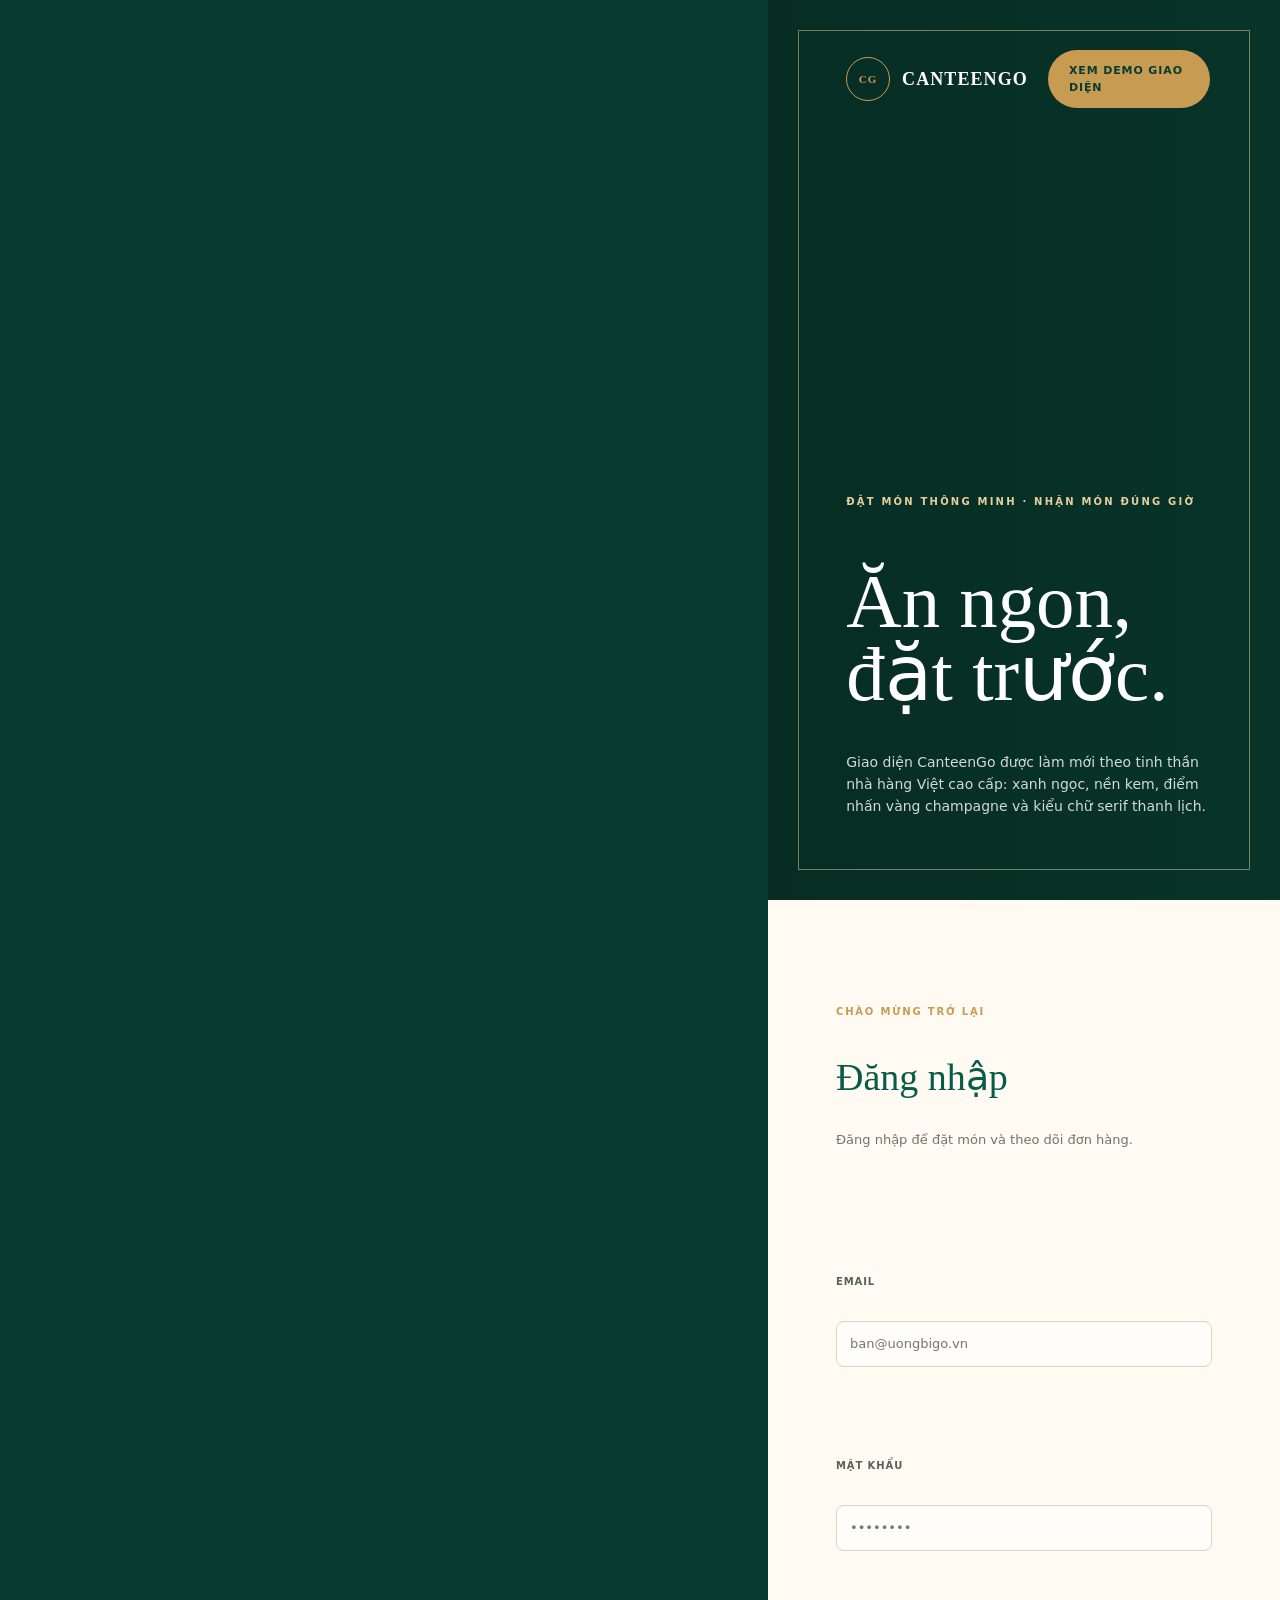
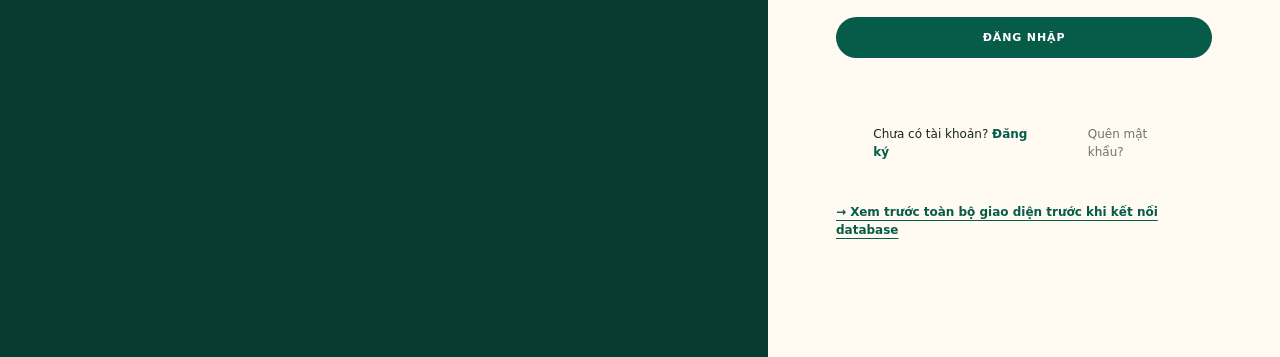
<file: admin/menu-management.html>
<!DOCTYPE html>
<html lang="vi">
<head>
<meta charset="UTF-8" />
<meta name="viewport" content="width=device-width, initial-scale=1.0" />
<title>Quản lý Menu - Uông Bí GO</title>
<link rel="icon" href="../favicon.ico" />
<link rel="stylesheet" href="../css/style.css" />
</head>
<body>
<div class="admin-layout">
  <div class="admin-sidebar">
    <div class="brand">🍱 Uông Bí GO</div>
    <nav>
      <a href="dashboard.html">📊 Tổng quan</a>
      <a href="menu-management.html" class="active">🍜 Quản lý Menu</a>
      <a href="orders.html">🧾 Quản lý Đơn hàng</a>
    </nav>
    <div class="logout-box">
      <div style="font-size:13px; margin-bottom:10px;" id="userName"></div>
      <button class="btn btn-outline btn-sm btn-block" id="btnLogout">Đăng xuất</button>
    </div>
  </div>

  <div class="admin-main">
    <div class="admin-topbar">
      <div class="page-title" style="margin:0;">Quản lý Menu</div>
      <button class="btn btn-primary" id="btnNewMon">+ Thêm món mới</button>
    </div>
    <div id="alertBox"></div>

    <div class="table-wrap">
      <table class="data-table">
        <thead>
          <tr><th>Món ăn</th><th>Giá</th><th>Trạng thái</th><th style="width:200px;">Thao tác</th></tr>
        </thead>
        <tbody id="menuBody"></tbody>
      </table>
    </div>
  </div>
</div>

<!-- Modal them/sua mon -->
<div id="monModal" class="modal-overlay hidden">
  <div class="modal-box">
    <h3 id="modalTitle">Thêm món mới</h3>
    <input type="hidden" id="editMaMon" />
    <div class="field">
      <label>Tên món</label>
      <input type="text" id="fTenMon" placeholder="VD: Cơm tấm sườn bì" />
    </div>
    <div class="field">
      <label>Đơn giá (đ)</label>
      <input type="number" id="fDonGia" min="1000" step="1000" placeholder="30000" />
    </div>
    <div class="field">
      <label>Mô tả</label>
      <textarea id="fMoTa" rows="2" placeholder="Mô tả ngắn về món ăn"></textarea>
    </div>
    <div class="field">
      <label>URL hình ảnh (tùy chọn)</label>
      <input type="text" id="fHinhAnh" placeholder="https://..." />
    </div>
    <div class="field" id="trangThaiField">
      <label>Trạng thái</label>
      <select id="fTrangThai">
        <option value="CON_HANG">Còn hàng</option>
        <option value="HET_HANG">Hết hàng</option>
      </select>
    </div>
    <div id="modalAlert"></div>
    <div class="modal-actions">
      <button class="btn btn-outline" id="btnCloseModal">Hủy</button>
      <button class="btn btn-primary" id="btnSaveMon">Lưu</button>
    </div>
  </div>
</div>

<!-- Modal xac nhan xoa -->
<div id="deleteModal" class="modal-overlay hidden">
  <div class="modal-box">
    <h3>Xác nhận xóa món</h3>
    <p>Món ăn sẽ bị <b>ẩn khỏi menu</b> (xóa mềm), dữ liệu lịch sử đơn hàng cũ liên quan sẽ không bị ảnh hưởng.</p>
    <div class="modal-actions">
      <button class="btn btn-outline" id="btnCancelDelete">Hủy</button>
      <button class="btn btn-danger" id="btnConfirmDelete">Xóa món</button>
    </div>
  </div>
</div>

<script src="../js/api.js"></script>
<script>
  const user = Auth.requireRole(["ROLE_ADMIN"]);
  let pendingDeleteId = null;

  if (user) {
    document.getElementById("userName").textContent = user.hoTen;
    document.getElementById("btnLogout").addEventListener("click", () => { Auth.clear(); goTo("../index.html"); });
    loadMenu();
  }

  async function loadMenu() {
    const alertBox = document.getElementById("alertBox");
    try {
      const items = await apiFetch("/admin/mon-an");
      const tbody = document.getElementById("menuBody");
      tbody.innerHTML = items.map((mon) => {
        const isDeleted = mon.trangThai === "DA_XOA";
        return `
        <tr style="${isDeleted ? "opacity:.5;" : ""}">
          <td>${mon.tenMon}${isDeleted ? ' <span class="text-muted" style="font-size:11.5px;">(đã ẩn)</span>' : ""}</td>
          <td>${formatCurrency(mon.donGia)}</td>
          <td>${isDeleted ? '<span class="badge badge-out">Đã xóa</span>' : (mon.trangThai === "CON_HANG" ? '<span class="badge badge-ok">Còn hàng</span>' : '<span class="badge badge-out">Hết hàng</span>')}</td>
          <td>
            ${isDeleted ? "" : `
              <button class="btn btn-outline btn-sm" data-edit='${JSON.stringify(mon)}'>Sửa</button>
              <button class="btn btn-danger btn-sm" data-delete="${mon.maMon}">Xóa</button>
            `}
          </td>
        </tr>`;
      }).join("");

      tbody.querySelectorAll("[data-edit]").forEach((btn) => {
        btn.addEventListener("click", () => openEditModal(JSON.parse(btn.dataset.edit)));
      });
      tbody.querySelectorAll("[data-delete]").forEach((btn) => {
        btn.addEventListener("click", () => {
          pendingDeleteId = btn.dataset.delete;
          document.getElementById("deleteModal").classList.remove("hidden");
        });
      });
    } catch (err) {
      alertBox.innerHTML = `<div class="alert alert-error">${err.message}</div>`;
    }
  }

  const monModal = document.getElementById("monModal");
  function resetForm() {
    document.getElementById("editMaMon").value = "";
    document.getElementById("fTenMon").value = "";
    document.getElementById("fDonGia").value = "";
    document.getElementById("fMoTa").value = "";
    document.getElementById("fHinhAnh").value = "";
    document.getElementById("fTrangThai").value = "CON_HANG";
    document.getElementById("modalAlert").innerHTML = "";
  }

  document.getElementById("btnNewMon").addEventListener("click", () => {
    resetForm();
    document.getElementById("modalTitle").textContent = "Thêm món mới";
    document.getElementById("trangThaiField").classList.add("hidden");
    monModal.classList.remove("hidden");
  });

  function openEditModal(mon) {
    resetForm();
    document.getElementById("modalTitle").textContent = "Sửa món ăn";
    document.getElementById("trangThaiField").classList.remove("hidden");
    document.getElementById("editMaMon").value = mon.maMon;
    document.getElementById("fTenMon").value = mon.tenMon;
    document.getElementById("fDonGia").value = mon.donGia;
    document.getElementById("fMoTa").value = mon.moTa || "";
    document.getElementById("fHinhAnh").value = mon.hinhAnh || "";
    document.getElementById("fTrangThai").value = mon.trangThai;
    monModal.classList.remove("hidden");
  }

  document.getElementById("btnCloseModal").addEventListener("click", () => monModal.classList.add("hidden"));

  document.getElementById("btnSaveMon").addEventListener("click", async () => {
    const maMon = document.getElementById("editMaMon").value;
    const modalAlert = document.getElementById("modalAlert");
    const tenMon = document.getElementById("fTenMon").value.trim();
    const donGia = parseFloat(document.getElementById("fDonGia").value);
    const moTa = document.getElementById("fMoTa").value.trim();
    const hinhAnh = document.getElementById("fHinhAnh").value.trim();
    const trangThai = document.getElementById("fTrangThai").value;

    if (!tenMon || !donGia || donGia <= 0) {
      modalAlert.innerHTML = '<div class="alert alert-error">Vui lòng nhập tên món và đơn giá hợp lệ.</div>';
      return;
    }

    try {
      if (maMon) {
        await apiFetch(`/admin/mon-an/${maMon}`, {
          method: "PUT",
          body: JSON.stringify({ tenMon, donGia, moTa, hinhAnh, trangThai }),
        });
      } else {
        await apiFetch("/admin/mon-an", {
          method: "POST",
          body: JSON.stringify({ tenMon, donGia, moTa, hinhAnh }),
        });
      }
      monModal.classList.add("hidden");
      loadMenu();
    } catch (err) {
      modalAlert.innerHTML = `<div class="alert alert-error">${err.message}</div>`;
    }
  });

  document.getElementById("btnCancelDelete").addEventListener("click", () => document.getElementById("deleteModal").classList.add("hidden"));
  document.getElementById("btnConfirmDelete").addEventListener("click", async () => {
    try {
      await apiFetch(`/admin/mon-an/${pendingDeleteId}`, { method: "DELETE" });
      document.getElementById("deleteModal").classList.add("hidden");
      loadMenu();
    } catch (err) {
      alert(err.message);
    }
  });
</script>
</body>
</html>
</file>
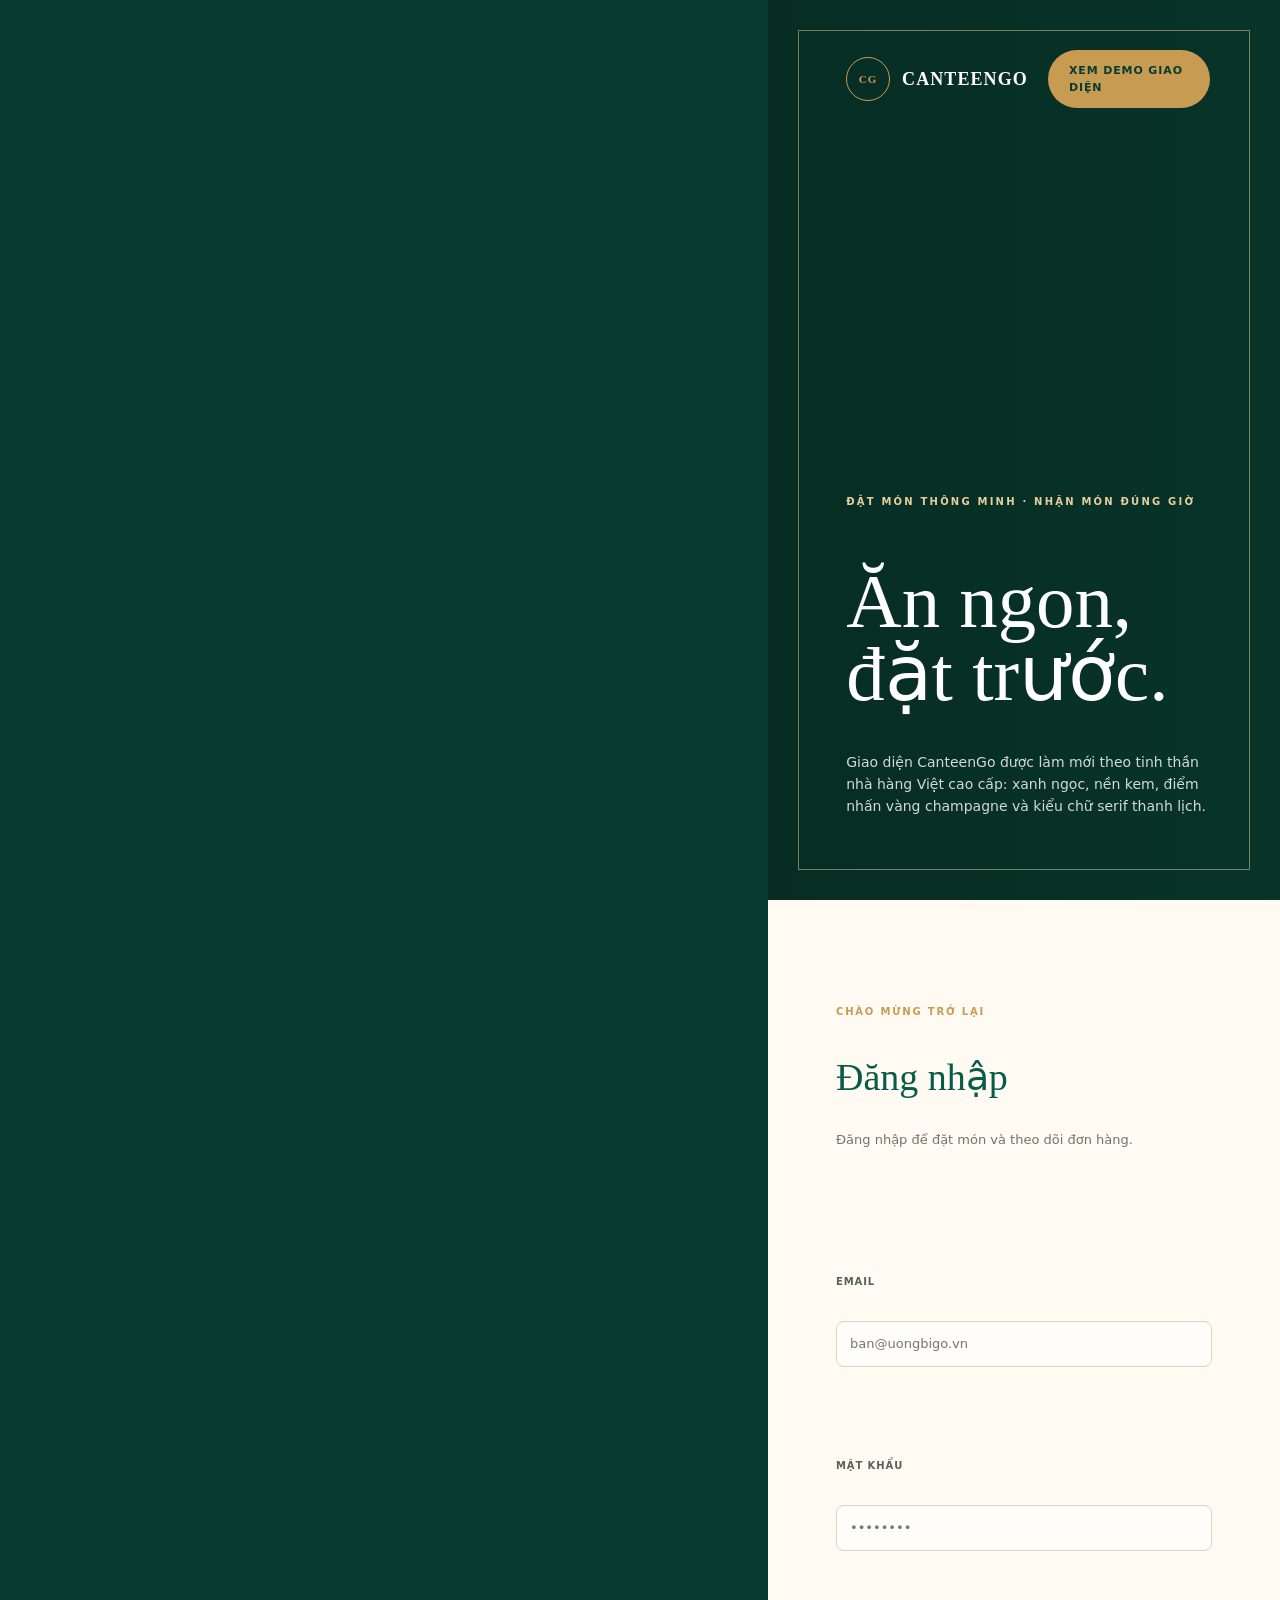
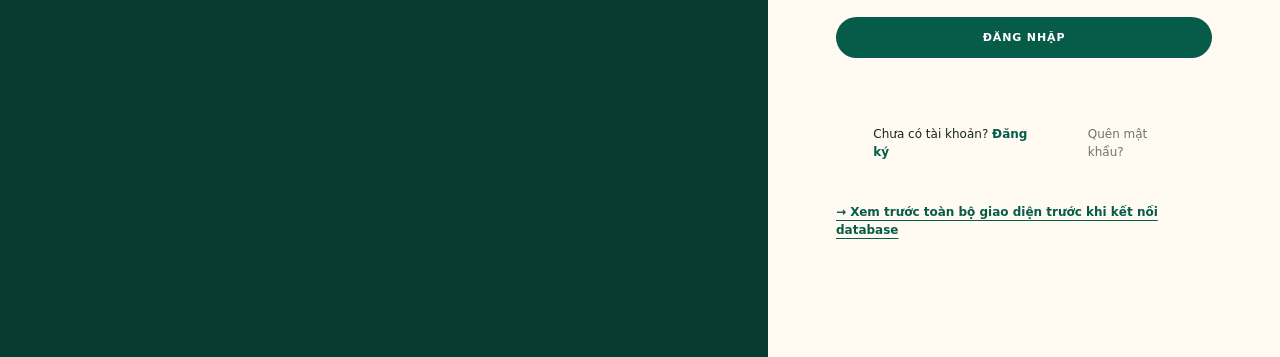
<file: admin/orders.html>
<!DOCTYPE html>
<html lang="vi">
<head>
<meta charset="UTF-8" />
<meta name="viewport" content="width=device-width, initial-scale=1.0" />
<title>Quản lý Đơn hàng - Uông Bí GO</title>
<link rel="icon" href="../favicon.ico" />
<link rel="stylesheet" href="../css/style.css" />
</head>
<body>
<div class="admin-layout">
  <div class="admin-sidebar">
    <div class="brand">🍱 Uông Bí GO</div>
    <nav>
      <a href="dashboard.html">📊 Tổng quan</a>
      <a href="menu-management.html">🍜 Quản lý Menu</a>
      <a href="orders.html" class="active">🧾 Quản lý Đơn hàng</a>
    </nav>
    <div class="logout-box">
      <div style="font-size:13px; margin-bottom:10px;" id="userName"></div>
      <button class="btn btn-outline btn-sm btn-block" id="btnLogout">Đăng xuất</button>
    </div>
  </div>

  <div class="admin-main">
    <div class="admin-topbar">
      <div class="page-title" style="margin:0;">Lịch sử đơn hàng</div>
      <select id="filterStatus" style="padding:8px 12px; border-radius:8px; border:1px solid var(--clr-border);">
        <option value="">Tất cả trạng thái</option>
        <option value="CHO_THANH_TOAN">Chờ thanh toán</option>
        <option value="DA_THANH_TOAN">Đã thanh toán</option>
        <option value="DANG_CHUAN_BI">Đang chuẩn bị</option>
        <option value="SAN_SANG_NHAN">Sẵn sàng nhận</option>
        <option value="HOAN_THANH">Hoàn thành</option>
        <option value="DA_HUY">Đã hủy</option>
      </select>
    </div>
    <div id="alertBox"></div>

    <div class="table-wrap">
      <table class="data-table">
        <thead>
          <tr><th>Mã đơn</th><th>Ngày đặt</th><th>Giờ nhận</th><th>Chi tiết món</th><th>Tổng tiền</th><th>Trạng thái</th></tr>
        </thead>
        <tbody id="ordersBody"></tbody>
      </table>
    </div>
  </div>
</div>

<script src="../js/api.js"></script>
<script>
  const user = Auth.requireRole(["ROLE_ADMIN"]);
  let allOrders = [];

  if (user) {
    document.getElementById("userName").textContent = user.hoTen;
    document.getElementById("btnLogout").addEventListener("click", () => { Auth.clear(); goTo("index.html"); });
    loadOrders();
    document.getElementById("filterStatus").addEventListener("change", renderTable);
  }

  async function loadOrders() {
    try {
      allOrders = await apiFetch("/admin/don-hang");
      renderTable();
    } catch (err) {
      document.getElementById("alertBox").innerHTML = `<div class="alert alert-error">${err.message}</div>`;
    }
  }

  function renderTable() {
    const filter = document.getElementById("filterStatus").value;
    const orders = filter ? allOrders.filter((o) => o.trangThai === filter) : allOrders;
    const tbody = document.getElementById("ordersBody");
    tbody.innerHTML = orders.map((d) => {
      const items = d.chiTietDonHangs.map((ct) => `${ct.tenMon} x${ct.soLuong}`).join(", ");
      return `
        <tr>
          <td>${d.maDonRutGon || "#" + d.maDonHang}</td>
          <td>${formatDateTime(d.ngayDat)}</td>
          <td>${formatDateTime(d.thoiGianNhan)}</td>
          <td style="max-width:280px;">${items}</td>
          <td>${formatCurrency(d.tongTien)}</td>
          <td>${statusPillHtml(d.trangThai)}</td>
        </tr>
      `;
    }).join("") || `<tr><td colspan="6" class="text-muted" style="text-align:center;">Không có đơn hàng phù hợp</td></tr>`;
  }
</script>
</body>
</html>
</file>
<file: css/style.css>
/* ================================================================
   CanteenGo · Long Wang inspired UI
   Green / cream / gold, editorial serif typography, thin borders.
   The UI takes inspiration from the supplied Long Wang screenshot
   without copying its brand assets or content.
   ================================================================ */
:root{
  --ink:#17261f;
  --muted:#6e766f;
  --paper:#f7f0e3;
  --surface:#fffaf2;
  --surface-2:#f2eadb;
  --line:#ddd3c2;
  --brand:#075c49;
  --brand-2:#063d31;
  --gold:#c89b52;
  --gold-2:#e6ca91;
  --success:#1d7655;
  --danger:#b34a43;
  --shadow:0 20px 60px rgba(23,38,31,.10);
  --radius:14px;
  --clr-primary:var(--brand);
  --clr-primary-dark:var(--brand-2);
  --clr-border:var(--line);
  --clr-muted:var(--muted);
}
*{box-sizing:border-box}
html{scroll-behavior:smooth}
body{margin:0;font-family:Inter,ui-sans-serif,system-ui,-apple-system,"Segoe UI",Roboto,Arial,sans-serif;background:var(--paper);color:var(--ink);min-height:100vh;line-height:1.55}
a{color:inherit;text-decoration:none}
img{max-width:100%;display:block}
button,input,select,textarea{font:inherit}
button{appearance:none}
.container{max-width:1240px;margin:0 auto;padding:34px 28px 80px}

/* Header */
.topnav{position:sticky;top:0;z-index:80;display:grid;grid-template-columns:minmax(220px,1fr) auto minmax(220px,1fr);align-items:center;gap:24px;padding:17px 34px;background:rgba(250,246,238,.96);backdrop-filter:blur(16px);border-bottom:1px solid rgba(47,62,54,.12)}
.topnav .brand,.admin-sidebar .brand{font-family:Georgia,"Times New Roman",serif;font-weight:700;letter-spacing:.055em;color:var(--brand);font-size:19px;display:flex;align-items:center;gap:11px}
.topnav .brand::before,.admin-sidebar .brand::before{content:"CG";display:grid;place-items:center;width:40px;height:40px;border:1.5px solid var(--gold);border-radius:50%;font:700 10px/1 Georgia,serif;letter-spacing:.08em;color:var(--gold)}
.topnav nav{display:flex;align-items:center;justify-content:center;gap:30px}
.topnav nav a{position:relative;font-size:12px;font-weight:700;letter-spacing:.035em;color:#48574f;padding:10px 2px}
.topnav nav a::after{content:"";position:absolute;left:0;right:0;bottom:3px;height:2px;background:var(--gold);transform:scaleX(0);transform-origin:center;transition:.25s ease}
.topnav nav a:hover,.topnav nav a.active{color:var(--brand)}
.topnav nav a:hover::after,.topnav nav a.active::after{transform:scaleX(1)}
.topnav .userbox{display:flex;justify-content:flex-end;align-items:center;gap:11px;font-size:12px;color:var(--muted)}
.role-badge{font-size:9px;padding:5px 9px;border:1px solid var(--gold);color:var(--brand);border-radius:999px;text-transform:uppercase;letter-spacing:.08em;background:#fffaf1}

.category-bar{display:flex;justify-content:center;gap:31px;align-items:center;flex-wrap:wrap;padding:16px 20px;background:#fff8eb;border-bottom:1px solid var(--line);font-size:11px;font-weight:800;letter-spacing:.06em;color:#174f40}
.category-bar a{padding:2px 0}.category-bar a.active,.category-bar a:hover{color:var(--gold);text-decoration:underline;text-underline-offset:5px}

/* Generic hero */
.cg-hero{position:relative;min-height:610px;display:flex;align-items:flex-end;overflow:hidden;background:linear-gradient(90deg,rgba(7,42,33,.86),rgba(7,42,33,.44),rgba(7,42,33,.14)),url('https://images.unsplash.com/photo-1515003197210-e0cd71810b5f?auto=format&fit=crop&w=1800&q=85') center/cover}
.cg-hero::before{content:"";position:absolute;inset:0;background:linear-gradient(180deg,rgba(0,0,0,.1) 0%,transparent 45%,rgba(0,0,0,.44) 100%)}
.cg-hero-content{position:relative;z-index:1;max-width:1240px;width:100%;margin:0 auto;padding:150px 34px 108px;color:#fff}
.eyebrow{font-size:10px;letter-spacing:.22em;text-transform:uppercase;color:#e5cf9d;margin-bottom:14px;font-weight:800}
.cg-hero h1{font:400 clamp(50px,7vw,96px)/.96 Georgia,"Times New Roman",serif;letter-spacing:.01em;margin:0 0 18px;max-width:840px}
.cg-hero p{max-width:620px;font-size:15px;color:rgba(255,255,255,.86);margin:0 0 28px}
.hero-actions{display:flex;gap:10px;flex-wrap:wrap}

/* Long Wang like menu hero */
.menu-hero{margin:0 auto 46px;max-width:1240px;padding:42px 28px 0}
.menu-hero-panel{position:relative;overflow:hidden;min-height:325px;display:flex;align-items:center;justify-content:center;text-align:center;padding:42px;background:linear-gradient(90deg,rgba(8,55,43,.72),rgba(8,55,43,.48)),url('https://images.unsplash.com/photo-1547592180-85f173990554?auto=format&fit=crop&w=1500&q=85') center/cover;color:#fff}
.menu-hero-panel::after{content:"";position:absolute;inset:14px;border:1px solid rgba(230,202,145,.65);pointer-events:none}
.menu-hero-panel>div{position:relative;z-index:1;max-width:720px}
.menu-hero-panel h1{font:400 58px/1 Georgia,"Times New Roman",serif;margin:4px 0 12px}.menu-hero-panel p{max-width:600px;margin:0 auto 18px;color:rgba(255,255,255,.82);font-size:13px}

.section-intro{text-align:center;max-width:780px;margin:0 auto 32px}.section-intro .eyebrow{color:var(--gold);margin-bottom:10px}.section-intro h2,.page-title{font:400 clamp(30px,4vw,48px)/1.05 Georgia,"Times New Roman",serif;letter-spacing:-.015em;margin:0 0 12px;color:var(--brand)}.section-intro p,.page-subtitle{color:var(--muted);margin:0;font-size:13px}
.cg-features{display:grid;grid-template-columns:repeat(3,1fr);border-top:1px solid var(--line);border-bottom:1px solid var(--line);margin:0 0 68px}.cg-feature{background:transparent;padding:28px 26px;text-align:center}.cg-feature+.cg-feature{border-left:1px solid var(--line)}.cg-feature .num{font:italic 22px Georgia,serif;color:var(--gold)}.cg-feature h3{font:600 18px Georgia,serif;margin:9px 0 6px;color:var(--brand)}.cg-feature p{font-size:12px;color:var(--muted);margin:0}

/* Buttons / form */
.btn{display:inline-flex;align-items:center;justify-content:center;gap:8px;padding:11px 20px;border-radius:999px;border:1px solid transparent;font-size:11px;font-weight:800;letter-spacing:.08em;text-transform:uppercase;cursor:pointer;transition:.22s ease}.btn:hover{transform:translateY(-1px)}.btn:disabled{opacity:.55;cursor:not-allowed;transform:none}.btn-primary{background:var(--brand);color:#fff}.btn-primary:hover{background:var(--brand-2)}.btn-outline{background:transparent;border-color:var(--brand);color:var(--brand)}.btn-outline:hover{background:var(--brand);color:#fff}.btn-gold{background:var(--gold);color:var(--brand-2)}.btn-gold:hover{background:var(--gold-2)}.btn-danger{background:#f4dfdc;color:var(--danger);border-color:#e7c6c1}.btn-success{background:#dceee4;color:var(--success);border-color:#c4dfcf}.btn-block{width:100%}.btn-sm{padding:8px 13px;font-size:9px}
.field{margin-bottom:16px}.field label{display:block;font-size:10px;font-weight:800;letter-spacing:.09em;text-transform:uppercase;color:#57625c;margin-bottom:7px}.field input,.field select,.field textarea{width:100%;padding:12px 13px;border:1px solid var(--line);border-radius:8px;background:#fffdf9;color:var(--ink);font-size:13px}.field input:focus,.field select:focus,.field textarea:focus{outline:none;border-color:var(--gold);box-shadow:0 0 0 3px rgba(200,155,82,.14)}

/* Auth */
.auth-wrap{min-height:100vh;display:grid;grid-template-columns:minmax(0,1.2fr) minmax(420px,.8fr);background:#083b2f}
.auth-brand-pane{position:relative;min-height:100vh;padding:58px;display:flex;align-items:flex-end;color:#fff;background:linear-gradient(90deg,rgba(7,44,34,.92),rgba(7,44,34,.50)),url('https://images.unsplash.com/photo-1517248135467-4c7edcad34c4?auto=format&fit=crop&w=1800&q=85') center/cover}
.auth-brand-pane::after{content:"";position:absolute;inset:30px;border:1px solid rgba(230,202,145,.52);pointer-events:none}.auth-brand-pane>*{position:relative;z-index:1}.auth-brand-mark{display:flex;align-items:center;gap:12px;font:700 18px Georgia,serif;letter-spacing:.06em}.auth-brand-mark .seal{width:44px;height:44px;border:1.5px solid var(--gold);border-radius:50%;display:grid;place-items:center;color:var(--gold);font-size:11px}.auth-brand-copy{max-width:680px}.auth-brand-copy h1{font:400 clamp(50px,6vw,86px)/.95 Georgia,serif;margin:18px 0 15px}.auth-brand-copy p{max-width:560px;margin:0;font-size:14px;color:rgba(255,255,255,.82)}
.auth-form-pane{display:grid;place-items:center;padding:42px;background:var(--surface)}
.auth-card{width:min(440px,100%);background:transparent;padding:12px 26px 26px;box-shadow:none;border:0}.auth-card h1{font:400 38px Georgia,serif;color:var(--brand);margin:0 0 6px}.auth-card p.subtitle{color:var(--muted);font-size:13px;margin:0 0 25px}.auth-card .demo-accounts{margin-top:20px;padding:15px;border:1px solid var(--line);background:var(--surface-2);color:var(--muted);font-size:11px;line-height:1.7}.auth-card a{color:var(--brand)!important}
.demo-account{border:0;background:transparent;color:var(--brand);padding:0;text-decoration:underline;text-underline-offset:3px;cursor:pointer;font-size:11px;font-weight:700}.demo-account:hover{color:var(--gold)}
.auth-kicker{font-size:10px;letter-spacing:.18em;text-transform:uppercase;color:var(--gold);font-weight:800;margin-bottom:11px}.demo-link{display:inline-flex;align-items:center;gap:6px;margin-top:16px;font-size:12px;font-weight:800;color:var(--brand);text-decoration:underline;text-underline-offset:4px}

/* Menu cards */
.menu-toolbar{display:flex;justify-content:space-between;align-items:flex-end;gap:14px;margin-bottom:22px;padding-bottom:15px;border-bottom:1px solid var(--line)}
.menu-grid{display:grid;grid-template-columns:repeat(3,1fr);gap:18px}
.food-card{background:var(--surface);border:1px solid var(--line);overflow:hidden;display:flex;flex-direction:column;transition:.25s ease}.food-card:hover{transform:translateY(-4px);box-shadow:var(--shadow)}
.food-card .thumb{height:230px;background:#e9dfcf;position:relative;display:flex;align-items:center;justify-content:center;overflow:hidden}.food-card .thumb img{width:100%;height:100%;object-fit:cover;transition:transform .45s ease}.food-card:hover .thumb img{transform:scale(1.045)}.food-card .body{padding:19px 20px 20px;display:flex;flex-direction:column;gap:8px;flex:1}.food-card h3{font:600 20px Georgia,serif;color:var(--brand);margin:0}.food-card .desc{font-size:12px;color:var(--muted);flex:1;min-height:38px}.food-card .price{font:700 18px Georgia,serif;color:var(--gold)}.food-card .qty-row{display:flex;gap:8px;margin-top:7px}.food-card .qty-row input{width:62px;text-align:center;border:1px solid var(--line);border-radius:999px}.food-card.out-of-stock .thumb{filter:grayscale(1);opacity:.62}.food-card.out-of-stock .body{opacity:.65}
.badge{font-size:9px;font-weight:800;padding:5px 9px;border-radius:999px;letter-spacing:.08em;text-transform:uppercase}.badge-out{background:#eeeae1;color:#68665e}.badge-ok{background:#e0eee6;color:#286b49}

.cg-strip{margin:66px 0 0;padding:58px 20px;background:var(--brand);color:#fff;text-align:center}.cg-strip h2{font:400 38px Georgia,serif;margin:8px 0}.cg-strip p{color:rgba(255,255,255,.76);max-width:650px;margin:0 auto 20px;font-size:13px}.cg-footer{background:#083b2f;color:#dfe8e1;padding:55px 28px 25px}.cg-footer-grid{max-width:1240px;margin:auto;display:grid;grid-template-columns:1.5fr 1fr 1fr;gap:40px}.cg-footer h3{font:400 24px Georgia,serif;color:#fff;margin:0 0 12px}.cg-footer h4{font-size:10px;letter-spacing:.14em;text-transform:uppercase;color:#d9bd7c}.cg-footer p,.cg-footer a{font-size:12px;color:#aebdb4}.cg-footer-bottom{max-width:1240px;margin:35px auto 0;padding-top:15px;border-top:1px solid rgba(255,255,255,.12);font-size:11px;color:#83948b}

/* Orders / shared cards */
.section-card{background:var(--surface);border:1px solid var(--line);padding:22px 24px;margin-bottom:18px}.section-card h2{font:400 22px Georgia,serif;color:var(--brand);margin:0 0 16px}.empty-state{text-align:center;padding:70px 20px;color:var(--muted)}.empty-state .icon{font-size:42px;margin-bottom:10px}.flex-between{display:flex;align-items:center;justify-content:space-between;gap:12px}.text-muted{color:var(--muted)}
.status-pill{font-size:9px;font-weight:800;padding:5px 10px;border-radius:999px;display:inline-block;white-space:nowrap;text-transform:uppercase;letter-spacing:.04em}.status-CHO_THANH_TOAN{background:#f2e8c9;color:#85671c}.status-DA_THANH_TOAN{background:#e0eaf0;color:#31596e}.status-DANG_CHUAN_BI{background:#e8e1ee;color:#664d78}.status-SAN_SANG_NHAN{background:#dcece9;color:#2c6860}.status-HOAN_THANH{background:#dceee4;color:#286b49}.status-DA_HUY{background:#f3dddd;color:#9c403a}

/* Tables / admin */
.data-table{width:100%;border-collapse:collapse;background:var(--surface)}.data-table th,.data-table td{padding:12px 14px;text-align:left;font-size:12.5px;border-bottom:1px solid var(--line)}.data-table th{background:var(--surface-2);color:#5c625d;font-size:9px;text-transform:uppercase;letter-spacing:.1em}.table-wrap{overflow-x:auto}
.admin-layout{display:flex;min-height:100vh;background:var(--paper)}.admin-sidebar{width:250px;background:#083b2f;color:#cdd8d2;flex-shrink:0;padding:26px 0;position:sticky;top:0;height:100vh}.admin-sidebar .brand{color:#fff;padding:0 24px 28px;font-size:17px}.admin-sidebar .brand::before{color:#d5b36c;border-color:#d5b36c}.admin-sidebar nav a{display:flex;align-items:center;gap:10px;padding:13px 24px;font-size:11px;color:#c0ccc5;letter-spacing:.05em;text-transform:uppercase;border-left:2px solid transparent}.admin-sidebar nav a.active,.admin-sidebar nav a:hover{background:rgba(213,179,108,.09);color:#fff;border-left-color:#d5b36c}.admin-sidebar .logout-box{padding:18px 24px;margin-top:25px;border-top:1px solid rgba(255,255,255,.1)}.admin-main{flex:1;padding:34px 38px}.admin-topbar{display:flex;align-items:center;justify-content:space-between;gap:20px;margin-bottom:25px}.stat-cards{display:grid;grid-template-columns:repeat(auto-fit,minmax(180px,1fr));gap:14px;margin-bottom:26px}.stat-card{background:var(--surface);border:1px solid var(--line);padding:20px}.stat-card .label{font-size:9px;color:var(--muted);font-weight:800;text-transform:uppercase;letter-spacing:.08em}.stat-card .value{font:700 27px Georgia,serif;margin-top:7px;color:var(--brand)}.stat-card.accent .value{color:var(--gold)}

/* Modal / QR */
.modal-overlay{position:fixed;inset:0;background:rgba(8,27,21,.62);display:flex;align-items:center;justify-content:center;z-index:100;padding:20px}.modal-box{background:var(--surface);padding:28px;width:100%;max-width:480px;box-shadow:0 20px 60px rgba(0,0,0,.25)}.modal-box h3{font:400 25px Georgia,serif;color:var(--brand);margin-top:0}.modal-actions{display:flex;gap:10px;justify-content:flex-end;margin-top:20px}.qr-box{text-align:center}.qr-box img{width:220px;height:220px;border:1px solid var(--line);padding:8px;background:#fff;margin:auto}.qr-box .amount{font:700 24px Georgia,serif;color:var(--gold);margin:10px 0 4px}.countdown{font-size:12px;color:var(--danger);font-weight:700}.toggle-switch{width:42px;height:24px;border-radius:999px;background:#d8ddd8;position:relative;cursor:pointer;border:none;transition:.15s}.toggle-switch::after{content:"";position:absolute;width:18px;height:18px;border-radius:50%;background:#fff;top:3px;left:3px;transition:.15s;box-shadow:0 1px 2px rgba(0,0,0,.25)}.toggle-switch.on{background:var(--success)}.toggle-switch.on::after{left:21px}.hidden{display:none!important}
.offline-banner{position:fixed;bottom:16px;left:50%;transform:translateX(-50%);background:#17382c;color:#fff;padding:10px 20px;border-radius:999px;font-size:12px;display:flex;align-items:center;gap:8px;z-index:200;box-shadow:0 6px 16px rgba(0,0,0,.25)}.offline-banner .dot{width:8px;height:8px;border-radius:50%;background:#e57e74}
.alert{padding:11px 13px;border:1px solid var(--line);background:#fffdf9;font-size:12px;margin:0 0 14px}.alert-error{border-color:#e6c2be;background:#fff6f3;color:#934039}.alert-success{border-color:#c5dfcf;background:#f4fbf7;color:#2c6b4e}.alert-info{border-color:#cdd9e3;background:#f4f8fb;color:#375b75}
.small-note{font-size:11px;color:var(--muted)}

/* Demo */
.demo-shell{min-height:100vh;background:var(--paper)}.demo-topbar{display:flex;justify-content:space-between;align-items:center;gap:14px;padding:12px 26px;background:#083b2f;color:#fff}.demo-topbar .tag{font-size:10px;letter-spacing:.12em;text-transform:uppercase;color:#e6ca91}.demo-controls{max-width:1240px;margin:0 auto;padding:25px 28px 10px;display:flex;justify-content:space-between;align-items:center;gap:20px}.demo-switcher{display:flex;gap:6px;padding:5px;border:1px solid var(--line);background:var(--surface);border-radius:999px}.demo-switcher button{border:0;background:transparent;border-radius:999px;padding:8px 14px;font-size:10px;font-weight:800;letter-spacing:.06em;text-transform:uppercase;cursor:pointer;color:var(--muted)}.demo-switcher button.active{background:var(--brand);color:#fff}.demo-panel{display:none}.demo-panel.active{display:block}.demo-grid{display:grid;grid-template-columns:1.35fr .65fr;gap:20px}.demo-hero-card{position:relative;min-height:470px;overflow:hidden;background:linear-gradient(90deg,rgba(7,53,42,.88),rgba(7,53,42,.30)),url('https://images.unsplash.com/photo-1512621776951-a57141f2eefd?auto=format&fit=crop&w=1400&q=82') center/cover;padding:54px 50px;display:flex;align-items:flex-end;color:#fff}.demo-hero-card h2{font:400 54px/1 Georgia,serif;margin:0 0 10px}.demo-hero-card p{max-width:520px;color:rgba(255,255,255,.80);font-size:13px;margin:0 0 18px}.demo-side-card{background:var(--surface);border:1px solid var(--line);padding:24px}.demo-menu-cards{display:grid;grid-template-columns:repeat(3,1fr);gap:16px;margin-top:20px}.demo-product{background:var(--surface);border:1px solid var(--line);overflow:hidden}.demo-product img{width:100%;height:160px;object-fit:cover}.demo-product .body{padding:15px}.demo-product h3{font:600 18px Georgia,serif;color:var(--brand);margin:0 0 5px}.demo-product .meta{font-size:11px;color:var(--muted);min-height:34px}.demo-product .price{font:700 16px Georgia,serif;color:var(--gold);margin:10px 0}.demo-actions{display:flex;gap:8px;flex-wrap:wrap}.kpi-row{display:grid;grid-template-columns:repeat(4,1fr);gap:12px}.kpi{background:var(--surface);border:1px solid var(--line);padding:18px}.kpi .label{font-size:9px;text-transform:uppercase;font-weight:800;letter-spacing:.08em;color:var(--muted)}.kpi .value{font:700 25px Georgia,serif;color:var(--brand);margin-top:5px}.demo-list{display:grid;gap:12px;margin-top:18px}.demo-order{background:var(--surface);border:1px solid var(--line);padding:18px}.db-status{display:flex;align-items:center;gap:8px;font-size:12px;font-weight:700}.db-dot{width:9px;height:9px;border-radius:50%;background:#d9cdbb}.db-dot.ok{background:#45a676}.db-dot.bad{background:#c4574e}

@media(max-width:1000px){.topnav{grid-template-columns:1fr auto;padding:13px 18px}.topnav nav{grid-column:1/-1;grid-row:2;overflow:auto;justify-content:flex-start;gap:22px}.topnav .userbox{grid-column:2}.menu-grid{grid-template-columns:repeat(2,1fr)}.cg-features{grid-template-columns:1fr}.cg-feature+.cg-feature{border-left:0;border-top:1px solid var(--line)}.cg-footer-grid{grid-template-columns:1fr 1fr}.admin-layout{flex-direction:column}.admin-sidebar{width:100%;height:auto;position:static}.admin-sidebar nav{display:flex;overflow:auto}.admin-main{padding:24px 18px}.auth-wrap{grid-template-columns:1fr}.auth-brand-pane{display:none}.demo-grid{grid-template-columns:1fr}.kpi-row{grid-template-columns:repeat(2,1fr)}}
@media(max-width:640px){.container{padding:24px 16px 60px}.category-bar{gap:17px;font-size:10px}.cg-hero{min-height:560px}.cg-hero-content{padding:120px 22px 70px}.cg-hero h1{font-size:54px}.menu-hero{padding:28px 16px 0}.menu-hero-panel{min-height:300px;padding:25px}.menu-hero-panel h1{font-size:42px}.menu-grid{grid-template-columns:1fr}.topnav .userbox span{display:none}.auth-form-pane{padding:28px 14px}.auth-card{padding:12px 14px 24px}.cg-footer-grid{grid-template-columns:1fr}.menu-toolbar{align-items:flex-start;flex-direction:column}.demo-controls{padding:18px 16px 10px;align-items:flex-start;flex-direction:column}.demo-menu-cards{grid-template-columns:1fr}.demo-hero-card{min-height:360px;padding:32px 24px}.demo-hero-card h2{font-size:42px}.kpi-row{grid-template-columns:1fr 1fr}.demo-side-card{padding:18px}}
</file>
